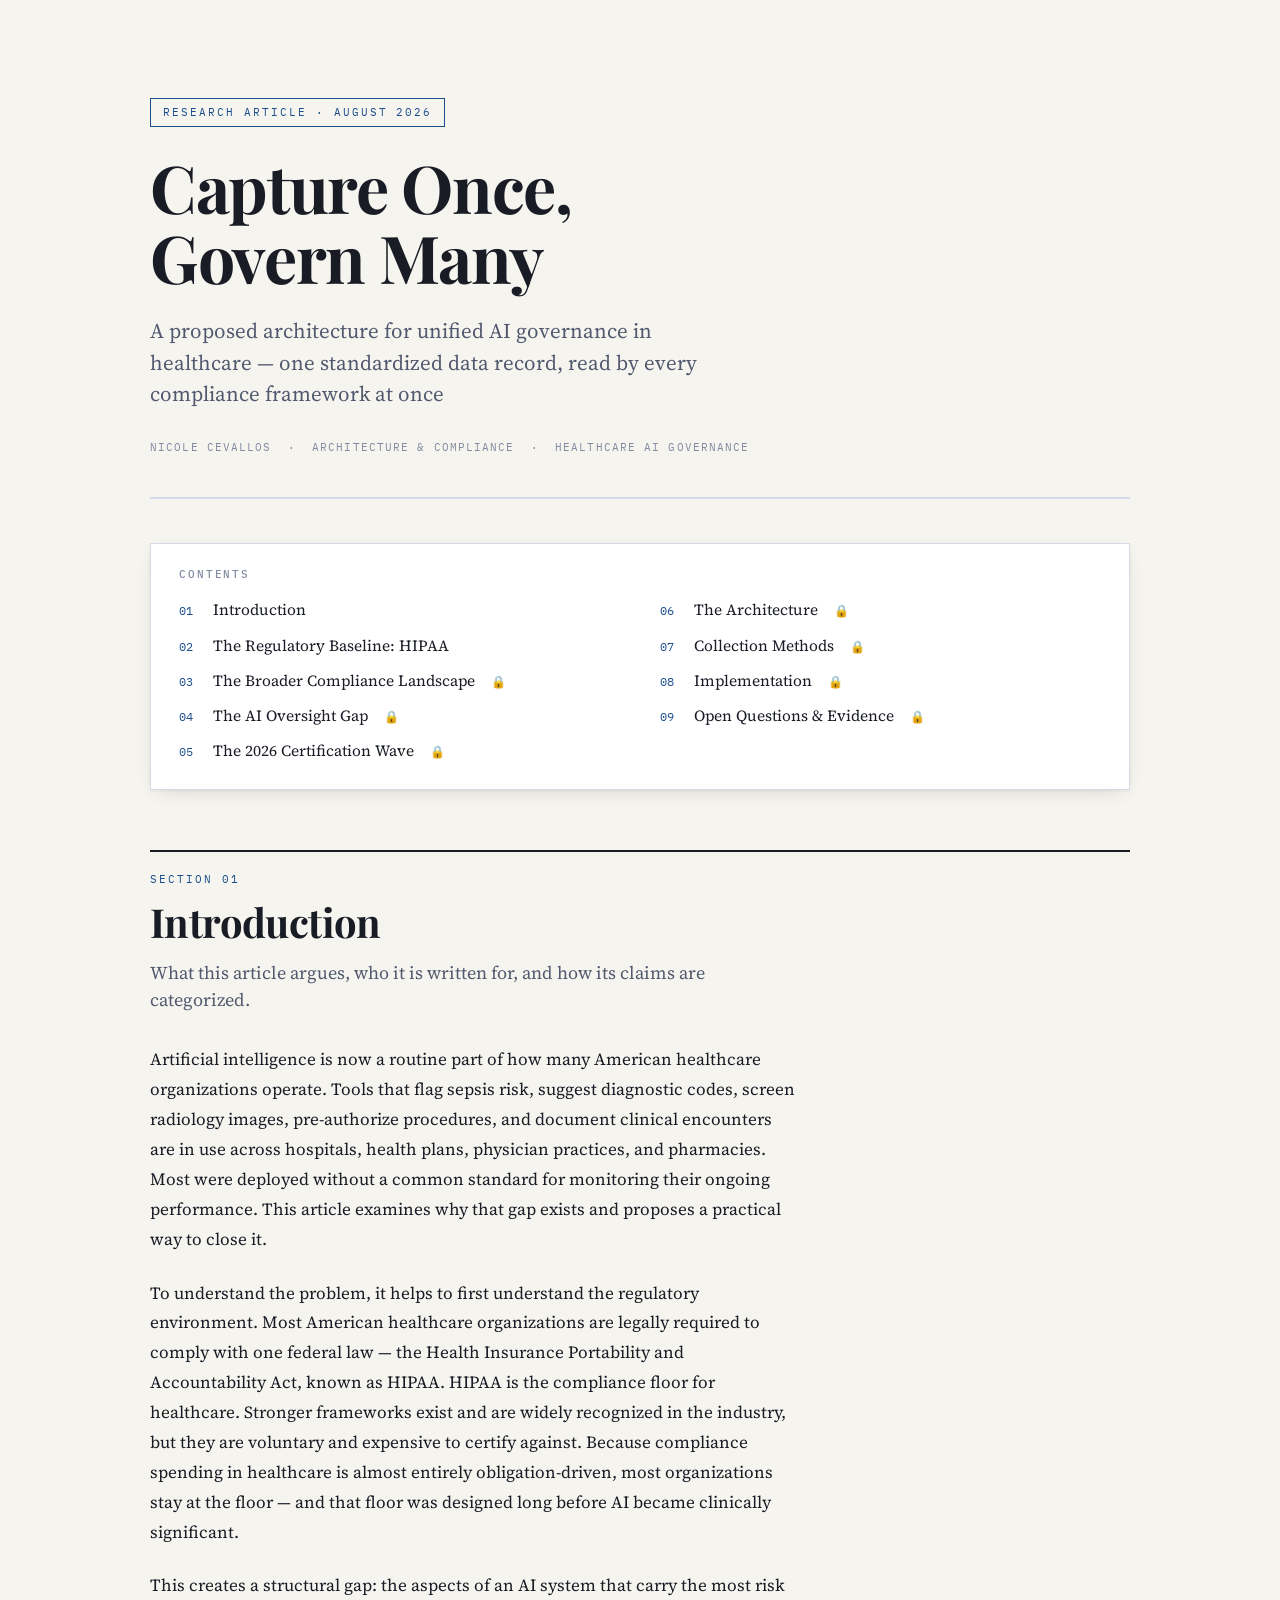
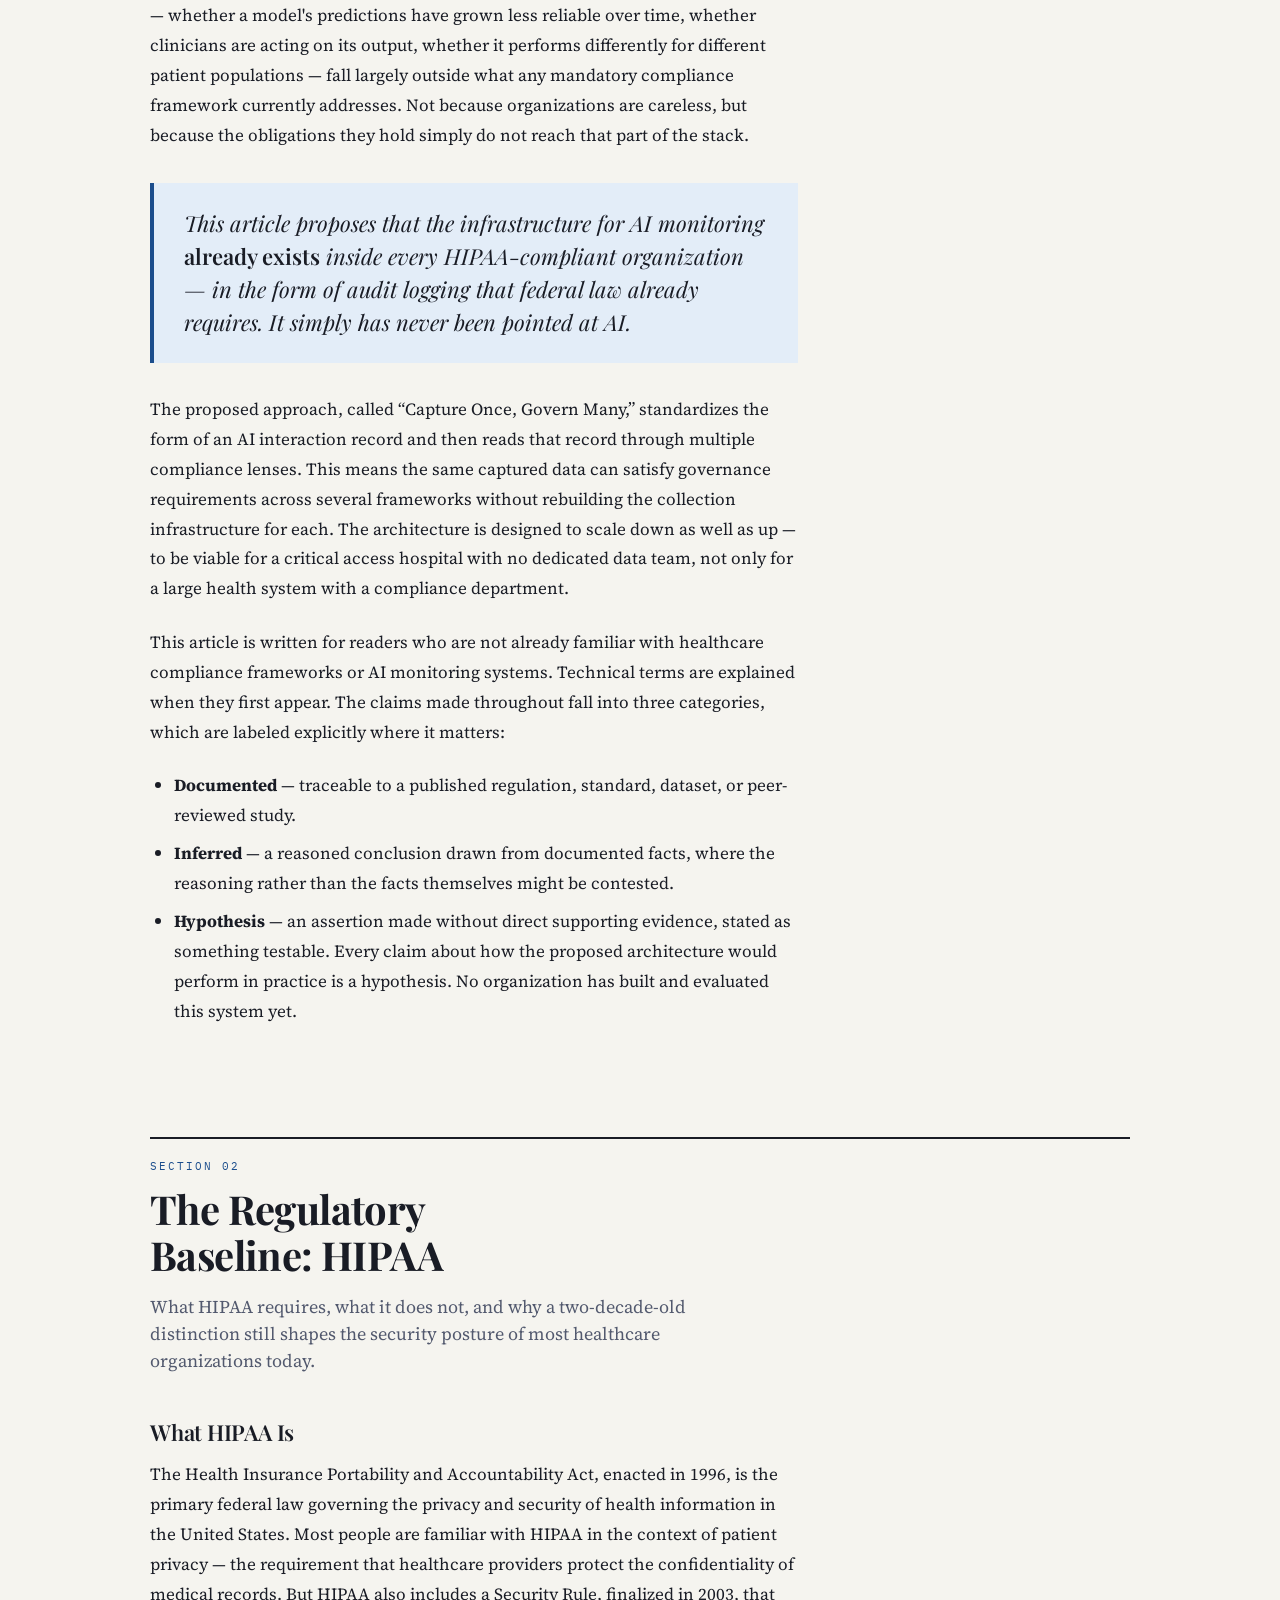
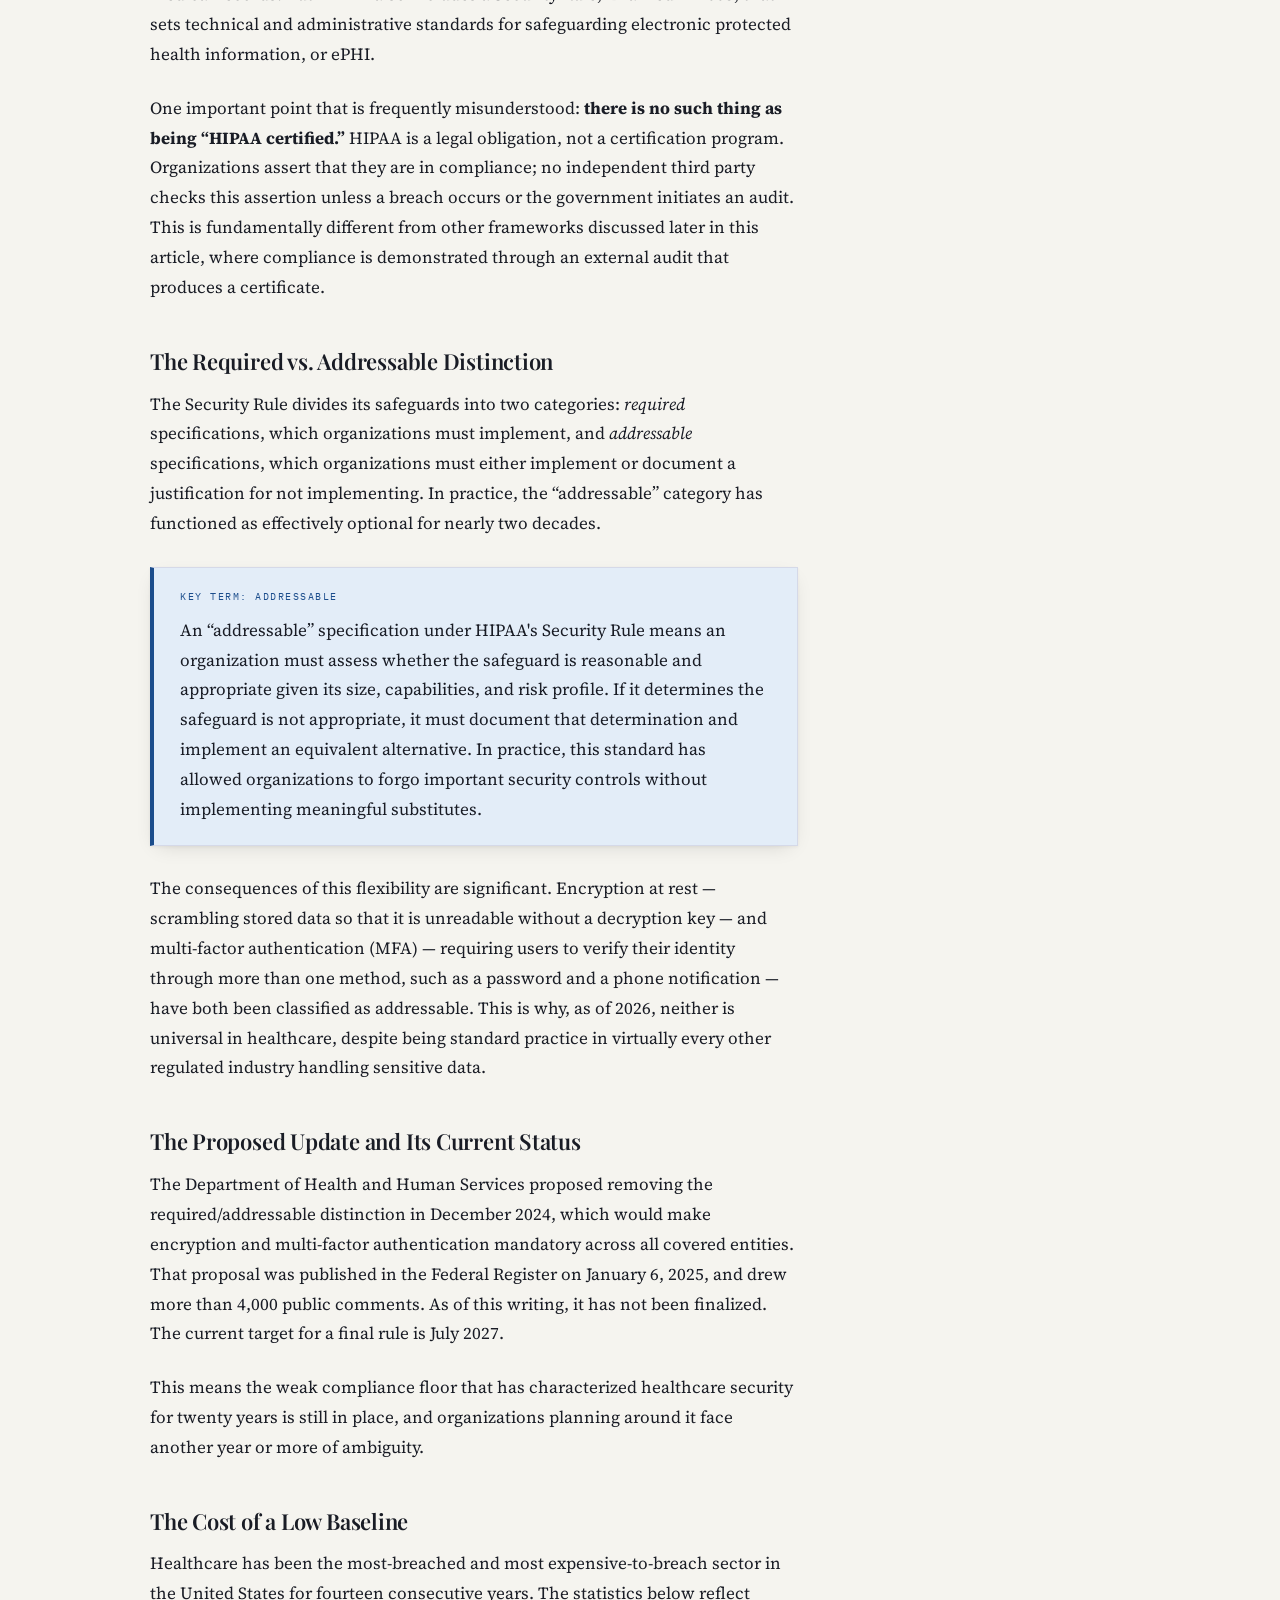
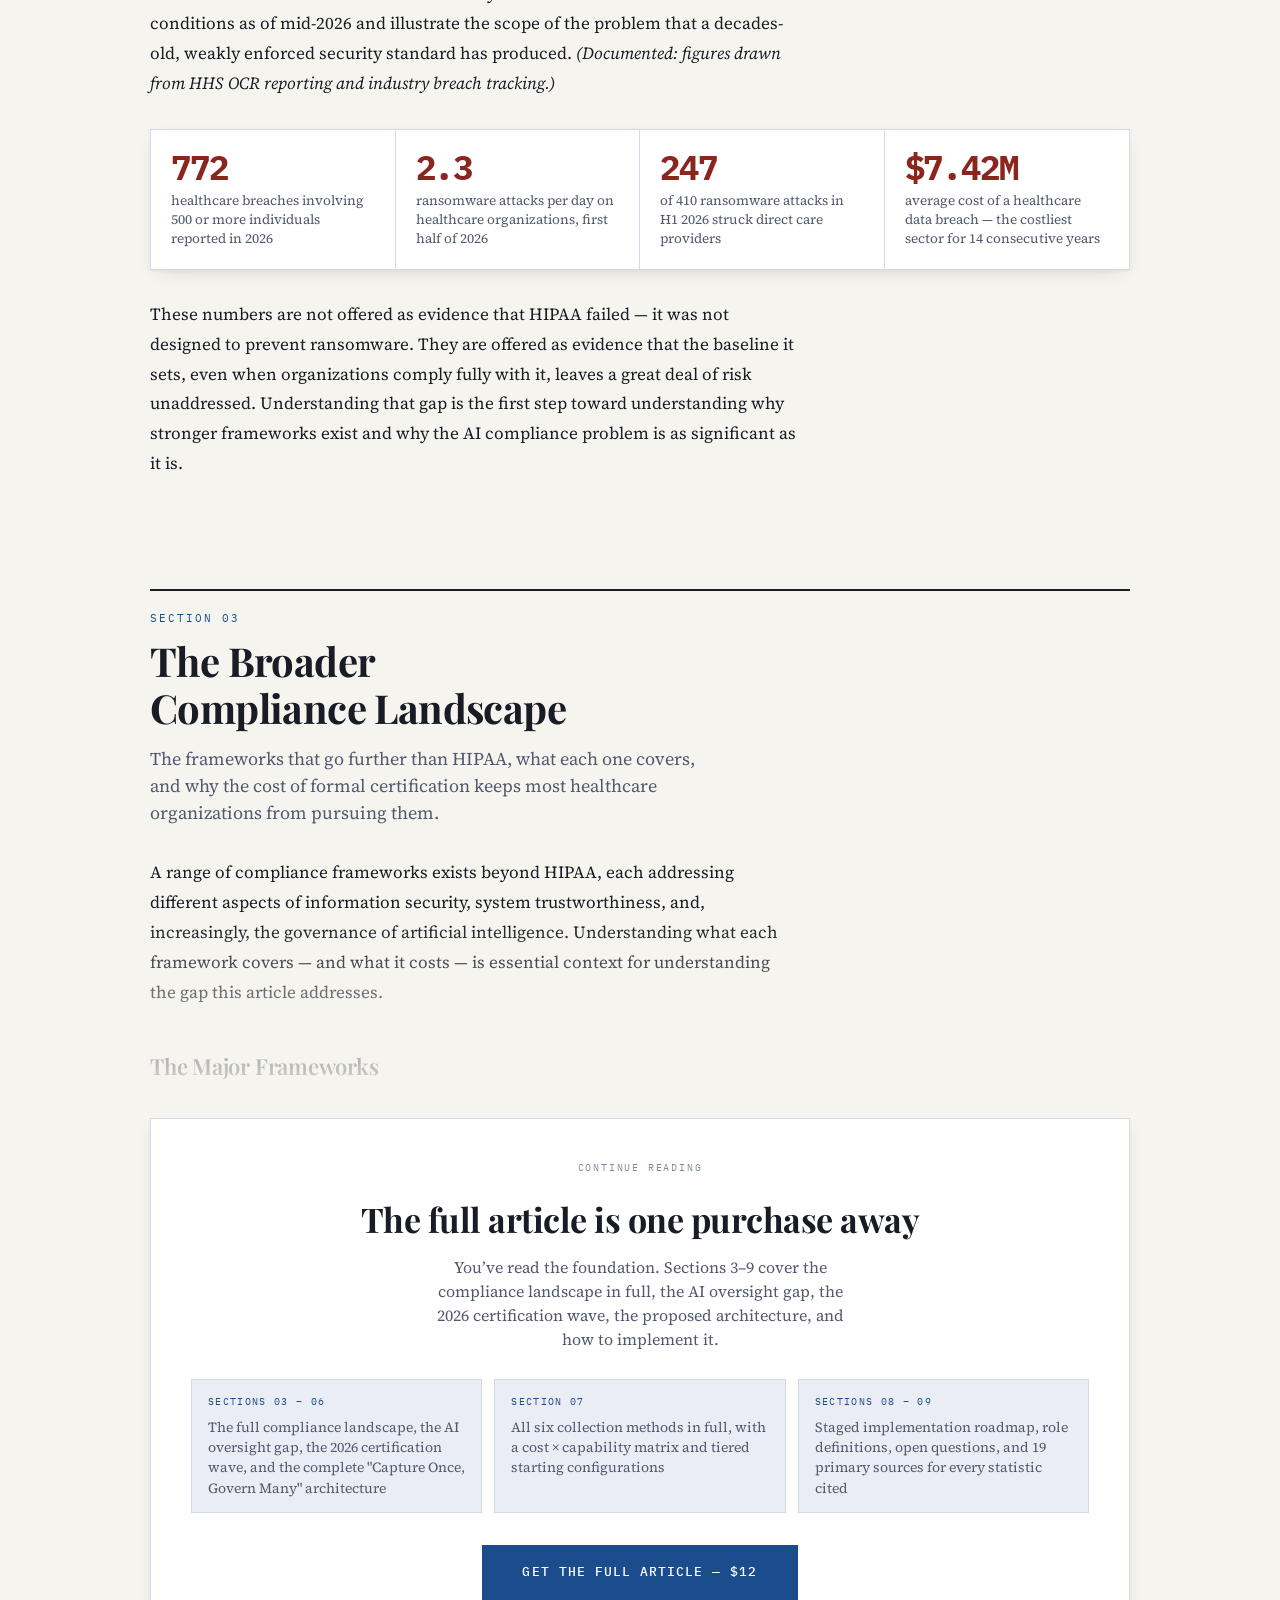
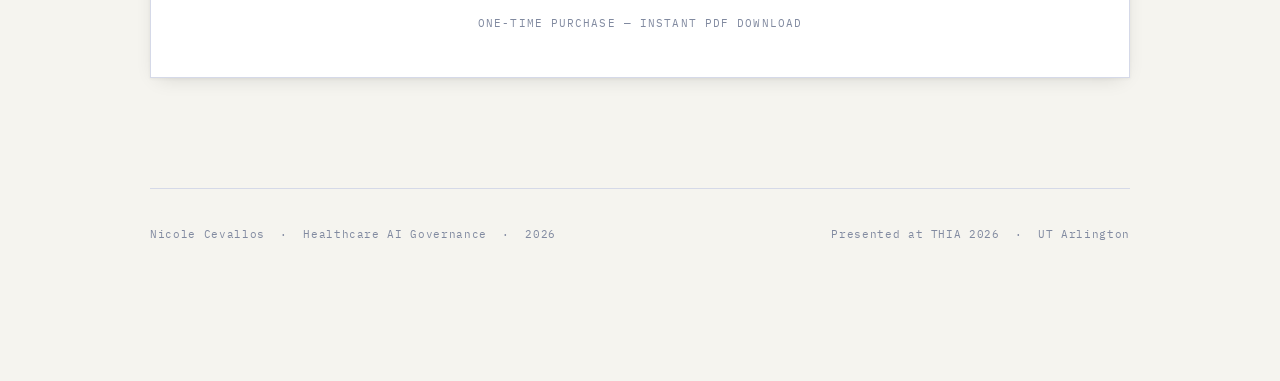
<file: index.html>
<!DOCTYPE html>
<html lang="en">
<head>
<meta charset="UTF-8">
<meta name="viewport" content="width=device-width, initial-scale=1.0, viewport-fit=cover">
<title>Capture Once, Govern Many — Nicole Cevallos</title>
<meta name="description" content="A proposed architecture for unified AI governance in healthcare — one standardized data record, read by every compliance framework at once.">
<meta name="author" content="Nicole Cevallos">
<meta property="og:title" content="Capture Once, Govern Many">
<meta property="og:description" content="A proposed architecture for unified AI governance in healthcare — one standardized data record, read by every compliance framework at once.">
<meta property="og:type" content="article">
<link rel="stylesheet" href="https://fonts.googleapis.com/css2?family=Playfair+Display:ital,wght@0,400;0,600;0,700;1,400&family=Source+Serif+4:ital,opsz,wght@0,8..60,300;0,8..60,400;0,8..60,600;0,8..60,700;1,8..60,400&family=IBM+Plex+Mono:wght@400;500&display=swap">
<style>
:root {
  --bg: #F5F4EF;
  --surface: #FFFFFF;
  --surface-2: #EBEDF5;
  --rule: #D5D9E8;
  --rule-2: #AEB6CC;
  --text: #191C25;
  --text-2: #52596E;
  --text-3: #818AA0;
  --accent: #1B4D8C;
  --accent-light: #E3EDF8;
  --signal: #7B4C17;
  --signal-bg: #FCF0E3;
  --ok: #24593B;
  --ok-bg: #E2F1EA;
  --stop: #8A261E;
  --stop-bg: #F7E5E3;
  --shadow: 0 1px 3px rgba(0,0,0,.05), 0 6px 20px -8px rgba(0,0,0,.16);
}
@media (prefers-color-scheme: dark) {
  :root:not([data-theme="light"]) {
    --bg: #10131A; --surface: #171B24; --surface-2: #1F2330;
    --rule: #2A3044; --rule-2: #404D66;
    --text: #E2E5F0; --text-2: #96A0BC; --text-3: #646E88;
    --accent: #6899DC; --accent-light: #172340;
    --signal: #D4924A; --signal-bg: #25180A;
    --ok: #66BA84; --ok-bg: #122111;
    --stop: #DC7870; --stop-bg: #27110E;
    --shadow: 0 1px 3px rgba(0,0,0,.4), 0 6px 20px -8px rgba(0,0,0,.6);
  }
}
:root[data-theme="dark"] {
  --bg: #10131A; --surface: #171B24; --surface-2: #1F2330;
  --rule: #2A3044; --rule-2: #404D66;
  --text: #E2E5F0; --text-2: #96A0BC; --text-3: #646E88;
  --accent: #6899DC; --accent-light: #172340;
  --signal: #D4924A; --signal-bg: #25180A;
  --ok: #66BA84; --ok-bg: #122111;
  --stop: #DC7870; --stop-bg: #27110E;
  --shadow: 0 1px 3px rgba(0,0,0,.4), 0 6px 20px -8px rgba(0,0,0,.6);
}
:root[data-theme="light"] {
  --bg: #F5F4EF; --surface: #FFFFFF; --surface-2: #EBEDF5;
  --rule: #D5D9E8; --rule-2: #AEB6CC;
  --text: #191C25; --text-2: #52596E; --text-3: #818AA0;
  --accent: #1B4D8C; --accent-light: #E3EDF8;
  --signal: #7B4C17; --signal-bg: #FCF0E3;
  --ok: #24593B; --ok-bg: #E2F1EA;
  --stop: #8A261E; --stop-bg: #F7E5E3;
  --shadow: 0 1px 3px rgba(0,0,0,.05), 0 6px 20px -8px rgba(0,0,0,.16);
}

*, *::before, *::after { box-sizing: border-box; }

body {
  margin: 0;
  background: var(--bg);
  color: var(--text);
  font-family: 'Source Serif 4', Georgia, 'Times New Roman', serif;
  font-size: 17px;
  line-height: 1.76;
  -webkit-font-smoothing: antialiased;
}

.wrap {
  max-width: 1100px;
  margin: 0 auto;
  padding-inline: clamp(18px, 5vw, 60px);
  padding-block: 0 100px;
}

.prose { max-width: 72ch; }

/* ── Header ── */
header.masthead {
  padding-block: clamp(48px, 8vw, 96px) 40px;
  border-bottom: 2px solid var(--rule);
  margin-bottom: 44px;
}
.eyebrow {
  font-family: 'IBM Plex Mono', monospace;
  font-size: 11px;
  letter-spacing: .18em;
  text-transform: uppercase;
  color: var(--accent);
  display: inline-block;
  border: 1px solid var(--accent);
  padding: 4px 12px;
  margin-bottom: 26px;
}
h1 {
  font-family: 'Playfair Display', Georgia, serif;
  font-size: clamp(36px, 6.5vw, 66px);
  line-height: 1.06;
  letter-spacing: -.02em;
  font-weight: 700;
  margin: 0 0 22px;
  max-width: 16ch;
  text-wrap: balance;
}
.deck {
  font-family: 'Source Serif 4', Georgia, serif;
  font-size: clamp(17px, 2.2vw, 21px);
  color: var(--text-2);
  max-width: 60ch;
  line-height: 1.5;
  margin: 0 0 28px;
}
.byline {
  font-family: 'IBM Plex Mono', monospace;
  font-size: 11px;
  letter-spacing: .1em;
  text-transform: uppercase;
  color: var(--text-3);
}

/* ── TOC ── */
nav.toc {
  background: var(--surface);
  border: 1px solid var(--rule);
  padding: 24px 28px;
  margin-bottom: 60px;
  box-shadow: var(--shadow);
}
nav.toc h2 {
  font-family: 'IBM Plex Mono', monospace;
  font-size: 10.5px;
  letter-spacing: .18em;
  text-transform: uppercase;
  color: var(--text-3);
  font-weight: 500;
  margin: 0 0 16px;
}
nav.toc ol { margin: 0; padding: 0; list-style: none; columns: 2; column-gap: 40px; }
nav.toc li { break-inside: avoid; margin-bottom: 8px; }
nav.toc a { color: var(--text); text-decoration: none; display: flex; gap: 12px; align-items: baseline; font-size: 15.5px; }
nav.toc a:hover { color: var(--accent); }
nav.toc .n { font-family: 'IBM Plex Mono', monospace; font-size: 11.5px; color: var(--accent); min-width: 22px; flex-shrink: 0; }
nav.toc .locked { color: var(--text-3); font-size: 12px; margin-left: 4px; }
@media (max-width: 580px) { nav.toc ol { columns: 1; } }

/* ── Sections ── */
section.part { margin-bottom: clamp(60px, 10vw, 110px); scroll-margin-top: 20px; }
.part-head { border-top: 2px solid var(--text); padding-top: 18px; margin-bottom: 32px; }
.part-label {
  font-family: 'IBM Plex Mono', monospace;
  font-size: 11px;
  letter-spacing: .18em;
  text-transform: uppercase;
  color: var(--accent);
  display: block;
  margin-bottom: 10px;
}
h2 {
  font-family: 'Playfair Display', Georgia, serif;
  font-size: clamp(26px, 4vw, 40px);
  line-height: 1.16;
  font-weight: 700;
  letter-spacing: -.015em;
  margin: 0 0 14px;
  text-wrap: balance;
  max-width: 22ch;
}
.part-intro { font-size: 18px; color: var(--text-2); max-width: 62ch; line-height: 1.5; margin: 0; }
h3 { font-family: 'Playfair Display', Georgia, serif; font-size: 22px; font-weight: 600; margin: 44px 0 14px; letter-spacing: -.01em; line-height: 1.3; }
h4 { font-family: 'Source Serif 4', Georgia, serif; font-size: 17px; font-weight: 700; margin: 28px 0 10px; }
p { margin: 0 0 1.4em; }
p:last-child { margin-bottom: 0; }
ul, ol { margin: 0 0 1.4em; padding-left: 24px; }
li { margin-bottom: 8px; }
a { color: var(--accent); text-underline-offset: 3px; }
a:focus-visible { outline: 2px solid var(--accent); outline-offset: 3px; }
strong { font-weight: 700; }
em { font-style: italic; }
code { font-family: 'IBM Plex Mono', monospace; font-size: .85em; background: var(--surface-2); padding: 2px 6px; border-radius: 2px; }

/* ── Pull quote ── */
.pullquote {
  border-left: 4px solid var(--accent);
  background: var(--accent-light);
  padding: 24px 30px;
  margin: 32px 0;
  font-family: 'Playfair Display', Georgia, serif;
  font-size: clamp(18px, 2.5vw, 22px);
  font-style: italic;
  line-height: 1.5;
  color: var(--text);
}
.pullquote p { margin: 0 0 .7em; }
.pullquote p:last-child { margin: 0; }
.pullquote em { font-style: normal; font-weight: 600; }

/* ── Callout boxes ── */
.box { border: 1px solid var(--rule); background: var(--surface); padding: 20px 26px; margin: 28px 0; box-shadow: var(--shadow); }
.box > :last-child { margin-bottom: 0; }
.box-label { font-family: 'IBM Plex Mono', monospace; font-size: 10px; letter-spacing: .15em; text-transform: uppercase; display: block; margin-bottom: 10px; color: var(--text-3); }
.box-def { border-left: 4px solid var(--accent); background: var(--accent-light); }
.box-def .box-label { color: var(--accent); }
.box-warn { border-left: 4px solid var(--signal); background: var(--signal-bg); }
.box-warn .box-label { color: var(--signal); }
.box-good { border-left: 4px solid var(--ok); background: var(--ok-bg); }
.box-good .box-label { color: var(--ok); }
.box-note { border-left: 4px solid var(--rule-2); }
.box-note .box-label { color: var(--text-3); }

/* ── Stats ── */
.stats { display: grid; grid-template-columns: repeat(auto-fit, minmax(150px, 1fr)); border: 1px solid var(--rule); background: var(--surface); margin: 30px 0; box-shadow: var(--shadow); }
.stats div { padding: 20px; border-right: 1px solid var(--rule); }
.stats div:last-child { border-right: 0; }
.stats b { font-family: 'IBM Plex Mono', monospace; font-variant-numeric: tabular-nums; display: block; font-size: clamp(26px, 3.5vw, 34px); line-height: 1; letter-spacing: -.03em; margin-bottom: 8px; color: var(--stop); }
.stats span { font-size: 13.5px; color: var(--text-2); line-height: 1.4; display: block; }
@media (max-width: 600px) { .stats div { border-right: 0; border-bottom: 1px solid var(--rule); } .stats div:last-child { border-bottom: 0; } }

/* ── Tables ── */
.scroller { overflow-x: auto; margin: 28px 0; }
table { border-collapse: collapse; width: 100%; min-width: 520px; font-family: 'Source Serif 4', Georgia, serif; font-size: 15px; }
th, td { padding: 12px 16px; text-align: left; vertical-align: top; border-bottom: 1px solid var(--rule); }
thead th { font-family: 'IBM Plex Mono', monospace; font-size: 10px; letter-spacing: .12em; text-transform: uppercase; color: var(--text-3); font-weight: 500; border-bottom: 1px solid var(--rule-2); line-height: 1.4; }
tbody th { font-weight: 700; font-size: 15px; }
tbody tr:last-child td, tbody tr:last-child th { border-bottom: 0; }
td.num { font-family: 'IBM Plex Mono', monospace; font-variant-numeric: tabular-nums; white-space: nowrap; }

/* ── Schema block ── */
.schema { background: var(--surface-2); border: 1px solid var(--rule); border-left: 3px solid var(--accent); padding: 20px 24px; font-family: 'IBM Plex Mono', monospace; font-size: 13px; line-height: 1.9; overflow-x: auto; white-space: pre; margin: 26px 0; }
.schema .k { color: var(--accent); }
.schema .c { color: var(--text-3); }

/* ── Tiers ── */
.tiers { display: grid; gap: 14px; margin: 28px 0; }
.tier { border: 1px solid var(--rule); background: var(--surface); padding: 20px 24px; box-shadow: var(--shadow); display: grid; grid-template-columns: 56px 1fr; gap: 20px; align-items: start; }
.tier-n { font-family: 'IBM Plex Mono', monospace; font-size: 28px; font-weight: 700; color: var(--accent); line-height: 1; letter-spacing: -.04em; padding-top: 4px; }
.tier h4 { margin: 0 0 8px; font-size: 17px; font-weight: 700; }
.tier p { margin: 0 0 8px; font-size: 15.5px; color: var(--text-2); }
.tier p:last-child { margin: 0; }
@media (max-width: 500px) { .tier { grid-template-columns: 1fr; gap: 8px; } }

/* ── Roles ── */
.roles { display: grid; grid-template-columns: repeat(auto-fit, minmax(240px, 1fr)); gap: 14px; margin: 28px 0; }
.role { border: 1px solid var(--rule); border-top: 3px solid var(--accent); background: var(--surface); padding: 18px 20px; box-shadow: var(--shadow); }
.role-tag { font-family: 'IBM Plex Mono', monospace; font-size: 10px; letter-spacing: .14em; text-transform: uppercase; color: var(--accent); display: block; margin-bottom: 6px; }
.role h4 { margin: 0 0 8px; font-size: 16px; font-weight: 700; }
.role p { font-size: 14.5px; color: var(--text-2); margin: 0; line-height: 1.5; }

/* ── Accordion ── */
details { border: 1px solid var(--rule); background: var(--surface); margin: 10px 0; }
summary { cursor: pointer; padding: 14px 22px; font-weight: 600; font-size: 16px; list-style: none; font-family: 'Source Serif 4', Georgia, serif; }
summary::-webkit-details-marker { display: none; }
summary::before { content: "+ "; color: var(--accent); font-family: 'IBM Plex Mono', monospace; }
details[open] summary::before { content: "&#8722; "; }
details[open] summary { border-bottom: 1px solid var(--rule); }
.dbody { padding: 18px 24px 6px; }
.dbody > :last-child { margin-bottom: 18px; }

hr.divider { border: 0; border-top: 1px solid var(--rule); margin: 36px 0; }

/* ── Paywall ── */
.paywall-fade {
  position: relative;
  max-height: 260px;
  overflow: hidden;
}
.paywall-fade::after {
  content: '';
  position: absolute;
  bottom: 0;
  left: 0;
  right: 0;
  height: 200px;
  background: linear-gradient(to bottom, transparent, var(--bg));
  pointer-events: none;
}
.paywall-gate {
  border: 1px solid var(--rule);
  background: var(--surface);
  box-shadow: var(--shadow);
  padding: 40px 40px 44px;
  margin: 0 0 80px;
  text-align: center;
}
.paywall-gate .gate-label {
  font-family: 'IBM Plex Mono', monospace;
  font-size: 10px;
  letter-spacing: .18em;
  text-transform: uppercase;
  color: var(--text-3);
  display: block;
  margin-bottom: 20px;
}
.paywall-gate h3 {
  font-family: 'Playfair Display', Georgia, serif;
  font-size: clamp(24px, 3.5vw, 34px);
  font-weight: 700;
  margin: 0 0 14px;
  letter-spacing: -.015em;
  text-wrap: balance;
}
.paywall-gate .gate-sub {
  font-size: 16px;
  color: var(--text-2);
  max-width: 52ch;
  margin: 0 auto 28px;
  line-height: 1.5;
}
.what-you-get {
  display: grid;
  grid-template-columns: repeat(auto-fit, minmax(180px, 1fr));
  gap: 12px;
  margin: 0 0 32px;
  text-align: left;
}
.wyg-item {
  background: var(--surface-2);
  border: 1px solid var(--rule);
  padding: 14px 16px;
}
.wyg-item .wyg-label {
  font-family: 'IBM Plex Mono', monospace;
  font-size: 9.5px;
  letter-spacing: .14em;
  text-transform: uppercase;
  color: var(--accent);
  display: block;
  margin-bottom: 6px;
}
.wyg-item p { font-size: 14px; color: var(--text-2); margin: 0; line-height: 1.45; }
.btn-gumroad {
  display: inline-block;
  background: var(--accent);
  color: #fff;
  font-family: 'IBM Plex Mono', monospace;
  font-size: 13px;
  letter-spacing: .08em;
  text-transform: uppercase;
  text-decoration: none;
  padding: 16px 40px;
  font-weight: 500;
  transition: opacity .15s;
}
.btn-gumroad:hover { opacity: .85; color: #fff; }
.gate-price {
  font-family: 'IBM Plex Mono', monospace;
  font-size: 11px;
  letter-spacing: .1em;
  text-transform: uppercase;
  color: var(--text-3);
  display: block;
  margin-top: 14px;
}

/* ── Footer ── */
footer.site-foot {
  border-top: 1px solid var(--rule);
  padding: 36px 0;
  font-family: 'IBM Plex Mono', monospace;
  font-size: 11px;
  letter-spacing: .06em;
  color: var(--text-3);
  display: flex;
  gap: 24px;
  flex-wrap: wrap;
  align-items: center;
  justify-content: space-between;
}
footer.site-foot a { color: var(--text-3); text-decoration: none; }
footer.site-foot a:hover { color: var(--accent); }
</style>
</head>
<body>

<div class="wrap">

<!-- ═══════════════════════════════════ MASTHEAD ═══ -->
<header class="masthead">
  <span class="eyebrow">Research Article &middot; August 2026</span>
  <h1>Capture Once, Govern Many</h1>
  <p class="deck">A proposed architecture for unified AI governance in healthcare &mdash; one standardized data record, read by every compliance framework at once</p>
  <div class="byline">Nicole Cevallos &nbsp;&middot;&nbsp; Architecture &amp; Compliance &nbsp;&middot;&nbsp; Healthcare AI Governance</div>
</header>

<!-- ═══════════════════════════════════════ TOC ════ -->
<nav class="toc">
  <h2>Contents</h2>
  <ol>
    <li><a href="#p1"><span class="n">01</span> Introduction</a></li>
    <li><a href="#p2"><span class="n">02</span> The Regulatory Baseline: HIPAA</a></li>
    <li><a href="#paywall"><span class="n">03</span> The Broader Compliance Landscape <span class="locked">&#x1F512;</span></a></li>
    <li><a href="#paywall"><span class="n">04</span> The AI Oversight Gap <span class="locked">&#x1F512;</span></a></li>
    <li><a href="#paywall"><span class="n">05</span> The 2026 Certification Wave <span class="locked">&#x1F512;</span></a></li>
    <li><a href="#paywall"><span class="n">06</span> The Architecture <span class="locked">&#x1F512;</span></a></li>
    <li><a href="#paywall"><span class="n">07</span> Collection Methods <span class="locked">&#x1F512;</span></a></li>
    <li><a href="#paywall"><span class="n">08</span> Implementation <span class="locked">&#x1F512;</span></a></li>
    <li><a href="#paywall"><span class="n">09</span> Open Questions &amp; Evidence <span class="locked">&#x1F512;</span></a></li>
  </ol>
</nav>

<!-- ═════════════════════════ 01 INTRODUCTION ════ -->
<section class="part" id="p1">
  <div class="part-head">
    <span class="part-label">Section 01</span>
    <h2>Introduction</h2>
    <p class="part-intro">What this article argues, who it is written for, and how its claims are categorized.</p>
  </div>

  <div class="prose">
    <p>Artificial intelligence is now a routine part of how many American healthcare organizations operate. Tools that flag sepsis risk, suggest diagnostic codes, screen radiology images, pre-authorize procedures, and document clinical encounters are in use across hospitals, health plans, physician practices, and pharmacies. Most were deployed without a common standard for monitoring their ongoing performance. This article examines why that gap exists and proposes a practical way to close it.</p>

    <p>To understand the problem, it helps to first understand the regulatory environment. Most American healthcare organizations are legally required to comply with one federal law &mdash; the Health Insurance Portability and Accountability Act, known as HIPAA. HIPAA is the compliance floor for healthcare. Stronger frameworks exist and are widely recognized in the industry, but they are voluntary and expensive to certify against. Because compliance spending in healthcare is almost entirely obligation-driven, most organizations stay at the floor &mdash; and that floor was designed long before AI became clinically significant.</p>

    <p>This creates a structural gap: the aspects of an AI system that carry the most risk &mdash; whether a model's predictions have grown less reliable over time, whether clinicians are acting on its output, whether it performs differently for different patient populations &mdash; fall largely outside what any mandatory compliance framework currently addresses. Not because organizations are careless, but because the obligations they hold simply do not reach that part of the stack.</p>

    <div class="pullquote">
      <p>This article proposes that the infrastructure for AI monitoring <em>already exists</em> inside every HIPAA-compliant organization &mdash; in the form of audit logging that federal law already requires. It simply has never been pointed at AI.</p>
    </div>

    <p>The proposed approach, called &ldquo;Capture Once, Govern Many,&rdquo; standardizes the form of an AI interaction record and then reads that record through multiple compliance lenses. This means the same captured data can satisfy governance requirements across several frameworks without rebuilding the collection infrastructure for each. The architecture is designed to scale down as well as up &mdash; to be viable for a critical access hospital with no dedicated data team, not only for a large health system with a compliance department.</p>

    <p>This article is written for readers who are not already familiar with healthcare compliance frameworks or AI monitoring systems. Technical terms are explained when they first appear. The claims made throughout fall into three categories, which are labeled explicitly where it matters:</p>

    <ul>
      <li><strong>Documented</strong> &mdash; traceable to a published regulation, standard, dataset, or peer-reviewed study.</li>
      <li><strong>Inferred</strong> &mdash; a reasoned conclusion drawn from documented facts, where the reasoning rather than the facts themselves might be contested.</li>
      <li><strong>Hypothesis</strong> &mdash; an assertion made without direct supporting evidence, stated as something testable. Every claim about how the proposed architecture would perform in practice is a hypothesis. No organization has built and evaluated this system yet.</li>
    </ul>
  </div>
</section>

<!-- ═════════════════════════ 02 HIPAA ══════════ -->
<section class="part" id="p2">
  <div class="part-head">
    <span class="part-label">Section 02</span>
    <h2>The Regulatory Baseline: HIPAA</h2>
    <p class="part-intro">What HIPAA requires, what it does not, and why a two-decade-old distinction still shapes the security posture of most healthcare organizations today.</p>
  </div>

  <div class="prose">
    <h3>What HIPAA Is</h3>
    <p>The Health Insurance Portability and Accountability Act, enacted in 1996, is the primary federal law governing the privacy and security of health information in the United States. Most people are familiar with HIPAA in the context of patient privacy &mdash; the requirement that healthcare providers protect the confidentiality of medical records. But HIPAA also includes a Security Rule, finalized in 2003, that sets technical and administrative standards for safeguarding electronic protected health information, or ePHI.</p>

    <p>One important point that is frequently misunderstood: <strong>there is no such thing as being &ldquo;HIPAA certified.&rdquo;</strong> HIPAA is a legal obligation, not a certification program. Organizations assert that they are in compliance; no independent third party checks this assertion unless a breach occurs or the government initiates an audit. This is fundamentally different from other frameworks discussed later in this article, where compliance is demonstrated through an external audit that produces a certificate.</p>

    <h3>The Required vs. Addressable Distinction</h3>
    <p>The Security Rule divides its safeguards into two categories: <em>required</em> specifications, which organizations must implement, and <em>addressable</em> specifications, which organizations must either implement or document a justification for not implementing. In practice, the &ldquo;addressable&rdquo; category has functioned as effectively optional for nearly two decades.</p>

    <div class="box box-def">
      <span class="box-label">Key Term: Addressable</span>
      <p>An &ldquo;addressable&rdquo; specification under HIPAA's Security Rule means an organization must assess whether the safeguard is reasonable and appropriate given its size, capabilities, and risk profile. If it determines the safeguard is not appropriate, it must document that determination and implement an equivalent alternative. In practice, this standard has allowed organizations to forgo important security controls without implementing meaningful substitutes.</p>
    </div>

    <p>The consequences of this flexibility are significant. Encryption at rest &mdash; scrambling stored data so that it is unreadable without a decryption key &mdash; and multi-factor authentication (MFA) &mdash; requiring users to verify their identity through more than one method, such as a password and a phone notification &mdash; have both been classified as addressable. This is why, as of 2026, neither is universal in healthcare, despite being standard practice in virtually every other regulated industry handling sensitive data.</p>

    <h3>The Proposed Update and Its Current Status</h3>
    <p>The Department of Health and Human Services proposed removing the required/addressable distinction in December 2024, which would make encryption and multi-factor authentication mandatory across all covered entities. That proposal was published in the Federal Register on January 6, 2025, and drew more than 4,000 public comments. As of this writing, it has not been finalized. The current target for a final rule is July 2027.</p>

    <p>This means the weak compliance floor that has characterized healthcare security for twenty years is still in place, and organizations planning around it face another year or more of ambiguity.</p>

    <h3>The Cost of a Low Baseline</h3>
    <p>Healthcare has been the most-breached and most expensive-to-breach sector in the United States for fourteen consecutive years. The statistics below reflect conditions as of mid-2026 and illustrate the scope of the problem that a decades-old, weakly enforced security standard has produced. <em>(Documented: figures drawn from HHS OCR reporting and industry breach tracking.)</em></p>
  </div>

  <div class="stats">
    <div><b>772</b><span>healthcare breaches involving 500 or more individuals reported in 2026</span></div>
    <div><b>2.3</b><span>ransomware attacks per day on healthcare organizations, first half of 2026</span></div>
    <div><b>247</b><span>of 410 ransomware attacks in H1 2026 struck direct care providers</span></div>
    <div><b>$7.42M</b><span>average cost of a healthcare data breach &mdash; the costliest sector for 14 consecutive years</span></div>
  </div>

  <div class="prose">
    <p>These numbers are not offered as evidence that HIPAA failed &mdash; it was not designed to prevent ransomware. They are offered as evidence that the baseline it sets, even when organizations comply fully with it, leaves a great deal of risk unaddressed. Understanding that gap is the first step toward understanding why stronger frameworks exist and why the AI compliance problem is as significant as it is.</p>
  </div>
</section>

<!-- ═══════════════════════════════════ PAYWALL ════ -->
<section class="part" id="paywall">
  <div class="part-head">
    <span class="part-label">Section 03</span>
    <h2>The Broader Compliance Landscape</h2>
    <p class="part-intro">The frameworks that go further than HIPAA, what each one covers, and why the cost of formal certification keeps most healthcare organizations from pursuing them.</p>
  </div>

  <div class="paywall-fade">
    <div class="prose">
    <p>A range of compliance frameworks exists beyond HIPAA, each addressing different aspects of information security, system trustworthiness, and, increasingly, the governance of artificial intelligence. Understanding what each framework covers &mdash; and what it costs &mdash; is essential context for understanding the gap this article addresses.</p>

    <h3>The Major Frameworks</h3>

    <h4>SOC 2 &mdash; Service Organization Control 2</h4>
    <p>SOC 2 is an auditing framework developed by the American Institute of Certified Public Accountants (AICPA). It evaluates the controls a service organization has in place around five &ldquo;trust service criteria&rdquo;: security, availability, processing integrity, confidentiality, and privacy. SOC 2 reports are issued by independent auditors and are widely requested by enterprise customers as a condition of doing business with a software or cloud services vendor.</p>
    <p>In healthcare, digital health companies and AI vendors frequently pursue SOC 2 certification because their hospital and health system customers require it contractually. Direct care providers &mdash; hospitals, physician practices, home health agencies &mdash; are far less likely to certify against SOC 2.</p>

    <h4>HITRUST &mdash; Health Information Trust Alliance</h4>
    <p>HITRUST, sometimes called the HITRUST CSF (Common Security Framework), is a healthcare-specific security certification that harmonizes requirements from several other frameworks, including HIPAA, SOC 2, ISO 27001, and NIST guidelines. Because it was designed specifically for healthcare, it accounts for the regulatory complexity of the sector and is recognized by regulators and large payers.</p>
    <p>HITRUST certification is considered the gold standard of healthcare security compliance. It requires an independent assessment by a HITRUST-authorized evaluator and is significantly more expensive and time-consuming than most other certifications. A small healthcare organization might spend $35,000 to $100,000 on a single HITRUST certification cycle; a large multi-state system has exceeded $500,000. These costs recur on certification renewal cycles of one to two years.</p>

    <h4>FedRAMP &mdash; Federal Risk and Authorization Management Program</h4>
    <p>FedRAMP is a U.S. government program that certifies cloud service providers for use by federal agencies. It is based on NIST Special Publication 800-53, a comprehensive catalog of security and privacy controls. While FedRAMP is primarily relevant to vendors selling cloud services to the government, its underlying control catalog &mdash; NIST 800-53 &mdash; is widely used as a reference standard in healthcare, particularly by organizations that have government contracts or that want to demonstrate security rigor beyond what HIPAA requires.</p>
    <p>Full FedRAMP authorization is among the most expensive certifications in the compliance landscape, with costs ranging from hundreds of thousands of dollars to over one million.</p>

    <h4>ISO 42001 &mdash; AI Management System</h4>
    <p>The International Organization for Standardization published ISO 42001 in 2023 as the first international standard for artificial intelligence management systems. It provides a framework for organizations to identify, assess, and mitigate risks associated with AI, covering the full lifecycle from design to decommissioning. As of mid-2026, ISO 42001 is newer and less established in healthcare than the frameworks above, though adoption is growing, particularly among AI developers.</p>

    <h4>NIST AI RMF &mdash; AI Risk Management Framework</h4>
    <p>The National Institute of Standards and Technology released its AI Risk Management Framework in January 2023. Unlike ISO 42001, the NIST AI RMF is not a certification program &mdash; it is a voluntary guidance document organized around four functions: Govern, Map, Measure, and Manage. Healthcare organizations and AI developers use it as a structured approach to thinking about AI risk, but it does not produce a certificate.</p>

    <h4>Joint Commission RUAIH (Launched June 2026)</h4>
    <p>The Joint Commission launched the Responsible Use of AI in Healthcare (RUAIH) certification in June 2026. This is a voluntary, fee-based certification available to any U.S. healthcare organization, whether or not it already holds Joint Commission accreditation. RUAIH is organized around five areas, including monitoring, evaluating, and validating AI safety performance.</p>

    <h4>URAC Health Care AI Accreditation (2025&ndash;2026)</h4>
    <p>URAC introduced a Health Care AI accreditation program in 2025&ndash;2026, with separate pathways for AI developers and AI users. The program covers areas including model drift management, ongoing oversight, and testing protocols. The first organizations received URAC AI accreditation in 2026.</p>

    <h3>Why Most Organizations Do Not Certify</h3>
    <p>The following table summarizes these frameworks and their approximate certification costs.</p>
  </div>

  <div class="scroller">
    <table>
      <thead>
        <tr><th>Framework</th><th>What it certifies or governs</th><th>Typical certification cost</th></tr>
      </thead>
      <tbody>
        <tr><th>HIPAA</th><td>Data privacy and security for covered healthcare entities &mdash; a legal obligation, not a certification. No certificate exists; compliance is self-asserted.</td><td class="num">$0 (no certificate)</td></tr>
        <tr><th>SOC 2</th><td>Service organization security, availability, and integrity controls</td><td class="num">Tens of thousands of dollars</td></tr>
        <tr><th>HITRUST CSF</th><td>Healthcare-harmonized security certification; the sector's most recognized standard</td><td class="num">$35K&ndash;$500K+ depending on scope</td></tr>
        <tr><th>FedRAMP (NIST 800-53)</th><td>Cloud services sold to the U.S. federal government</td><td class="num">Hundreds of thousands to $1M+</td></tr>
        <tr><th>ISO 42001</th><td>Artificial intelligence management systems</td><td class="num">Varies; newer and less established</td></tr>
        <tr><th>NIST AI RMF</th><td>AI risk governance guidance &mdash; voluntary framework, not a certification</td><td class="num">$0 (guidance document only)</td></tr>
        <tr><th>Joint Commission RUAIH</th><td>Responsible use of AI in healthcare (launched June 2026)</td><td class="num">Fee-based; amounts not yet published</td></tr>
        <tr><th>URAC Health Care AI</th><td>AI accreditation, developer and user pathways (2025&ndash;2026)</td><td class="num">Fee-based accreditation</td></tr>
      </tbody>
    </table>
  </div>

  <div class="prose">
    <p>The pattern is immediately visible: everything beyond HIPAA is voluntary and costs significant money. Healthcare compliance spending is almost entirely mandate-driven &mdash; organizations implement what they are legally required to implement and rarely go beyond it.</p>

    <div class="box box-def">
      <span class="box-label">Key Insight: Controls vs. Certification</span>
      <p>A compliance framework consists of two separable components. The first is a <strong>control catalog</strong> &mdash; a published list specifying what an organization must do. Most of these catalogs are freely available: NIST 800-53 is a public document, the FedRAMP baselines built on it are public, and the NIST AI RMF is freely downloadable. The second is an <strong>attestation</strong> &mdash; a third-party audit confirming that the controls are actually in place. This is where the expense lies.</p>
      <p>An organization can implement HITRUST-level controls without paying for a HITRUST certificate. It forfeits the badge, but retains whatever protective effect those controls provide. This distinction is central to the architecture proposed in Section 06.</p>
    </div>
  </div>
  </div>

  <div class="paywall-gate" id="paywall-gate">
    <span class="gate-label">Continue Reading</span>
    <h3>The full article is one purchase away</h3>
    <p class="gate-sub">You&rsquo;ve read the foundation. Sections 3&ndash;9 cover the compliance landscape in full, the AI oversight gap, the 2026 certification wave, the proposed architecture, and how to implement it.</p>

    <div class="what-you-get">
      <div class="wyg-item">
        <span class="wyg-label">Sections 03 &ndash; 06</span>
        <p>The full compliance landscape, the AI oversight gap, the 2026 certification wave, and the complete "Capture Once, Govern Many" architecture</p>
      </div>
      <div class="wyg-item">
        <span class="wyg-label">Section 07</span>
        <p>All six collection methods in full, with a cost &times; capability matrix and tiered starting configurations</p>
      </div>
      <div class="wyg-item">
        <span class="wyg-label">Sections 08 &ndash; 09</span>
        <p>Staged implementation roadmap, role definitions, open questions, and 19 primary sources for every statistic cited</p>
      </div>
    </div>

    <a class="btn-gumroad" href="https://sportycat4.gumroad.com/l/capture-once" target="_blank" rel="noopener">
      Get the Full Article &mdash; $12
    </a>
    <span class="gate-price">One-time purchase &mdash; instant PDF download</span>
  </div>
</section>

<section class="part" id="p4-placeholder" style="display:none">
  <div class="part-head">
    <span class="part-label">Section 04</span>
    <h2>The AI Oversight Gap</h2>
    <p class="part-intro">What happens when an AI system is deployed inside a healthcare organization, and what each compliance framework does &mdash; and does not &mdash; address about that deployment.</p>
  </div>

  <div class="prose">
    <h3>How an AI System Actually Works in a Healthcare Setting</h3>
    <p>To understand the compliance gap, it helps to think through what deploying an AI system actually involves. Consider a hospital that adopts a commercial tool that uses artificial intelligence to flag patients at elevated risk for sepsis &mdash; a life-threatening response to infection. When a clinician orders labs on an at-risk patient, the AI tool analyzes the results, generates a risk score, and surfaces an alert in the electronic health record (EHR).</p>

    <p>This single scenario involves several distinct layers of technology and process:</p>

    <ul>
      <li><strong>Infrastructure:</strong> The servers, cloud environment, or data center where the AI model runs.</li>
      <li><strong>Data:</strong> The patient information the model accesses &mdash; lab values, vital signs, prior diagnoses. This is the layer most familiar from HIPAA discussions.</li>
      <li><strong>Vendor:</strong> The company that built and maintains the AI tool and their security controls.</li>
      <li><strong>The model itself:</strong> The AI's ongoing accuracy. A model trained on data from large academic medical centers may perform differently in a rural community hospital. A model that was accurate when deployed may become less accurate over time as patient populations shift &mdash; a phenomenon called <em>model drift</em>.</li>
      <li><strong>Workflow and human response:</strong> What clinicians actually do with the AI's output. A model that is technically accurate but consistently overridden has a very different risk profile than one that is heeded.</li>
    </ul>

    <h3>What Each Framework Actually Governs</h3>
    <p>When mapped against these layers, a striking pattern emerges: each compliance framework addresses a different slice of a deployed AI system, and the slices do not add up to the whole. <em>(Inferred: this mapping is the article's own analysis.)</em></p>
  </div>

  <div class="scroller">
    <table>
      <thead>
        <tr><th>Framework</th><th>What it primarily governs</th><th>Layer addressed</th><th>What it does not address</th></tr>
      </thead>
      <tbody>
        <tr><th>HIPAA</th><td>Who can access patient data, how it must be secured, and how its transmission must be protected</td><td>Data</td><td>Model accuracy, model drift, clinical workflow, vendor AI supply chain</td></tr>
        <tr><th>FedRAMP / NIST 800-53</th><td>Security baselines for cloud environments, continuous monitoring</td><td>Infrastructure</td><td>Whether the model itself is clinically correct or performing as expected</td></tr>
        <tr><th>SOC 2</th><td>The vendor organization's own controls around security, availability, and data handling</td><td>Vendor</td><td>The organization's own deployment of the vendor's tool</td></tr>
        <tr><th>ISO 42001 / NIST AI RMF</th><td>AI risk management processes, human oversight requirements</td><td>Model and management</td><td>Security of the surrounding environment; integration with existing compliance obligations</td></tr>
        <tr><th>HITRUST</th><td>A cross-cutting healthcare security standard that harmonizes several of the above</td><td>Cross-cutting</td><td>AI-specific behavior, model performance, or human response to AI output</td></tr>
      </tbody>
    </table>
  </div>

  <div class="prose">
    <p>An organization holding all of these frameworks would cover essentially the full stack. But an organization holding only HIPAA &mdash; which describes the vast majority of direct care providers &mdash; covers one slice: data. And the data layer is not where most AI risk lives.</p>

    <div class="box box-warn">
      <span class="box-label">The Gap, Stated Plainly</span>
      <p>Organizations required to comply only with HIPAA have no compliance-driven obligation to monitor whether their AI models are still accurate, whether performance has drifted since deployment, whether the AI vendor has changed the underlying model, or how their clinicians are actually responding to AI-generated recommendations.</p>
      <p>This is not a statement about those organizations' intentions or diligence. It is a structural observation: when compliance spending follows legal obligation, and legal obligations stop at the data layer, AI governance receives no dedicated resources.</p>
    </div>
  </div>
</section>

<!-- HIDDEN: 05, 06 removed from free preview -->
<section class="part" id="p5" style="display:none">
  <div class="part-head">
    <span class="part-label">Section 05</span>
    <h2>The 2026 Certification Wave</h2>
    <p class="part-intro">Three new programs entered the healthcare AI governance space in a five-week period in mid-2026. What changed, and what a striking gap in all of them reveals about the remaining problem.</p>
  </div>

  <div class="prose">
    <p>Between May and June 2026, the healthcare AI governance landscape changed materially. Three distinct developments &mdash; one from an industry coalition, one from the sector's most established accreditation body, and one from a clinical quality organization &mdash; introduced new frameworks specifically for AI oversight in healthcare. A peer-reviewed maturity model also appeared in the academic literature. Together, these represent the market's first organized response to the gap described in Section 04.</p>

    <h3>CHAI Governance Playbooks (May 27, 2026)</h3>
    <p>The Coalition for Health AI published a comprehensive set of governance playbooks in May 2026, developed with contributions from more than 150 organizations across 100 institutions. The CHAI playbooks cover eight governance elements: AI policy; organizational structures; organizational resources; lifecycle management; risk and impact assessment; data management; third-party management; and education and feedback.</p>
    <p>Crucially, the CHAI playbooks are <strong>free and publicly available</strong>. They represent a control catalog without a certification pathway &mdash; precisely the separation between controls and attestation described in Section 03.</p>

    <h3>Joint Commission RUAIH Certification (June 1, 2026)</h3>
    <p>The Joint Commission &mdash; which accredits approximately 22,000 healthcare organizations in the United States &mdash; launched its Responsible Use of AI in Healthcare certification on June 1, 2026. RUAIH is a voluntary, fee-based certification organized around five areas, including one explicitly focused on &ldquo;monitoring, evaluating, and validating safety performance&rdquo; of AI systems.</p>

    <h3>URAC Health Care AI Accreditation (2025&ndash;2026)</h3>
    <p>URAC introduced separate accreditation pathways for AI developers and AI users in 2025&ndash;2026. The user pathway covers ongoing oversight practices including model drift management, testing protocols, and maintenance of AI systems in production.</p>

    <h3>HAIRA: A Peer-Reviewed Maturity Model (February 2026)</h3>
    <p>In February 2026, a team of researchers published the Healthcare AI Governance Readiness Assessment (HAIRA) in <em>npj Digital Medicine</em>. HAIRA is a five-level governance maturity model spanning seven domains, derived from a systematic review of 35 existing AI governance frameworks.</p>

    <div class="box box-good">
      <span class="box-label">What This Wave Confirms</span>
      <p>The market performed in five weeks what this article's architecture proposes as an ongoing structure: it separated the free control catalog (CHAI's playbooks) from the paid attestation (Joint Commission and URAC certifications built on substantially similar ground).</p>
    </div>

    <div class="box box-warn">
      <span class="box-label">The Gap That Remains</span>
      <p>All three programs specify <em>that</em> organizations must monitor their AI systems. None specifies <em>how</em> the data being monitored is collected. They are requirement layers without an instrumentation layer.</p>
      <p>The question has shifted from &ldquo;no framework exists for AI monitoring&rdquo; to &ldquo;four frameworks now specify what to monitor, and none specifies how to capture the underlying data &mdash; and the organizations all four aim to serve are precisely the ones least equipped to build their own capture infrastructure.&rdquo;</p>
    </div>
  </div>
</section>

<!-- ═════════════════════════ 06 ARCHITECTURE ═══ -->
<section class="part" id="p6" style="display:none">
  <div class="part-head">
    <span class="part-label">Section 06</span>
    <h2>The Architecture</h2>
    <p class="part-intro">The core proposal: a standardized event record that every AI interaction writes to once, and a set of compliance lenses that read it differently for each framework.</p>
  </div>

  <div class="prose">
    <h3>The Central Idea</h3>
    <p>The architecture described here rests on an observation about what compliance frameworks and monitoring systems share: they all want to answer questions about the same set of events. HIPAA wants to know who accessed what patient data and when. The NIST AI RMF wants to know whether the model is still performing accurately and whether humans are appropriately overseeing it. The Joint Commission's RUAIH certification wants evidence that an organization is monitoring AI safety performance.</p>

    <p>Each of these questions can be answered from a single, well-designed record of what happened during an AI interaction. The proposal is to write that record once and then read it through whichever compliance lenses an organization needs to satisfy. The first lens carries the full cost of capture. Every additional lens is nearly free, because the underlying data already exists.</p>

    <div class="pullquote">
      <p>Pay for capture once. <em>Every lens after the first costs almost nothing</em> &mdash; the data already exists.</p>
    </div>

    <h3>Why Governance Should Be Architecture, Not Policy</h3>
    <p>There are two fundamental approaches to enforcing any rule. Policy enforcement writes the rule down, trains people on it, and audits for compliance later. Architectural enforcement makes non-compliant behavior structurally difficult &mdash; the rule is built into the system itself. Healthcare AI governance today is almost entirely the first kind, which is why producing audit evidence is a project someone has to initiate rather than a byproduct of the system running normally.</p>

    <p>The security field has already made this transition in other domains. Password-sharing policies were replaced by single sign-on and multi-factor authentication. Nobody &ldquo;complies&rdquo; with a badge reader &mdash; they simply cannot open the door without one. The architecture proposed here applies the same logic to AI monitoring: capture is passive, it happens automatically as the system runs, and the compliance evidence it produces is a byproduct rather than an added task.</p>

    <h3>The Event Record: What Gets Written Down</h3>
    <p>Every AI interaction writes one standardized record. The record is designed to be small &mdash; it stores references and identifiers, not the actual content of the AI interaction &mdash; which keeps it out of scope for most data privacy concerns and makes it far easier to approve within a compliance-conscious organization.</p>
  </div>

  <div class="schema"><span class="c"># One record per AI interaction</span>
<span class="k">event_id</span>         A unique identifier for this specific event
<span class="k">timestamp</span>        When the interaction occurred
<span class="k">actor_id</span>         Who initiated it &mdash; a clinician, coder, or automated service
<span class="k">actor_role</span>       Their role: clinician / coder / reviewer / automated
<span class="k">subject_ref</span>      A reference to the patient, claim, or member &mdash; not the data itself
<span class="k">encounter_ref</span>    The clinical episode this interaction belongs to
<span class="k">deployment_id</span>    Which AI deployment produced this &mdash; model + population + workflow + version
<span class="k">purpose</span>          Why this AI call was made
<span class="k">input_ref</span>        A pointer and hash to the input data &mdash; again, not the data itself
<span class="k">output_summary</span>   The AI's output: a score, a classification, a recommended action
<span class="k">confidence</span>       The model's stated confidence level, if it provides one
<span class="k">latency_ms</span>       How long the model took to respond
<span class="k">egress_target</span>    Where data was sent; whether a BAA covers that endpoint
<span class="k">human_action</span>     What the clinician did: accepted / modified / rejected / ignored
<span class="k">action_latency</span>   Time elapsed between the AI's output and the human's response
<span class="k">artifact_ref</span>     A reference to any note, order, denial, or report produced
<span class="k">downstream_ref</span>   A link to the outcome &mdash; filled in later when it becomes known</div>

  <div class="prose">
    <div class="box box-note">
      <span class="box-label">Three Design Rules That Are Not Optional</span>
      <p><strong>Store references, never the underlying data.</strong> The record holds pointers and cryptographic hashes &mdash; not the patient data itself. This keeps the monitoring layer outside the scope of most privacy regulations.</p>
      <p><strong>Use <code>deployment_id</code>, not <code>model_id</code>.</strong> The same AI model running in two different settings is two different governed objects. Treating them as a single entity because they share the same underlying model is the most common and consequential error in AI governance design.</p>
      <p><strong>Capture <code>human_action</code>.</strong> This is the field that almost no current monitoring system records, and it carries some of the most important governance information. A model that clinicians accept 6% of the time and ignore 94% of the time is not performing a clinical function &mdash; it is generating alert fatigue.</p>
    </div>

    <h3>The Compliance Lenses</h3>
    <p>A <em>lens</em> is a predefined analysis run over the event record, derived from one framework's control catalog. The method for deriving a lens is straightforward: for each control a framework specifies, ask what observable fact in the event record would demonstrate that control is operating.</p>
  </div>

  <div class="scroller">
    <table>
      <thead>
        <tr><th>Lens</th><th>Derived from</th><th>Questions it can answer</th></tr>
      </thead>
      <tbody>
        <tr><th>Access</th><td>HIPAA Security Rule audit controls</td><td>Who accessed which patient record, was access minimum-necessary, are there anomalous access patterns?</td></tr>
        <tr><th>Boundary</th><td>HIPAA transmission security; BAA obligations</td><td>Did data reach an endpoint not covered by a BAA? Is there evidence of unsanctioned tool use?</td></tr>
        <tr><th>Environment</th><td>NIST 800-53 / FedRAMP continuous monitoring controls</td><td>Have configuration or version changes occurred that weren't authorized?</td></tr>
        <tr><th>Integrity</th><td>SOC 2 processing integrity criteria</td><td>Are AI outputs complete and timely? What are the failure and retry rates?</td></tr>
        <tr><th>Model</th><td>NIST AI RMF Measure function; ISO 42001</td><td>Is local accuracy holding? Is there evidence of drift across patient subgroups?</td></tr>
        <tr><th>Human</th><td>No existing framework &mdash; newly proposed</td><td>What is the override rate? How long does it take clinicians to act on AI output?</td></tr>
        <tr><th>Equity</th><td>Civil rights obligations; NIST AI RMF fairness guidance</td><td>Do AI-influenced outcomes differ systematically across patient populations?</td></tr>
      </tbody>
    </table>
  </div>

  <div class="prose">
    <p>The Human lens deserves special attention because it covers a documented harm category that the other lenses structurally cannot see: a model that is technically accurate, but whose presence in a workflow progressively degrades the clinical judgment of the people using it. Research on <em>automation bias</em> is well-established across multiple domains. In healthcare specifically, a 2025 study on endoscopist performance following AI adoption found measurable skill decline among physicians who worked regularly with AI assistance.</p>
  </div>
</section>

<!-- ══════════════════════════════════ FOOTER ═════ -->
<footer class="site-foot">
  <span>Nicole Cevallos &nbsp;&middot;&nbsp; Healthcare AI Governance &nbsp;&middot;&nbsp; 2026</span>
  <span>Presented at THIA 2026 &nbsp;&middot;&nbsp; UT Arlington</span>
</footer>

</div>

</body>
</html>
</file>
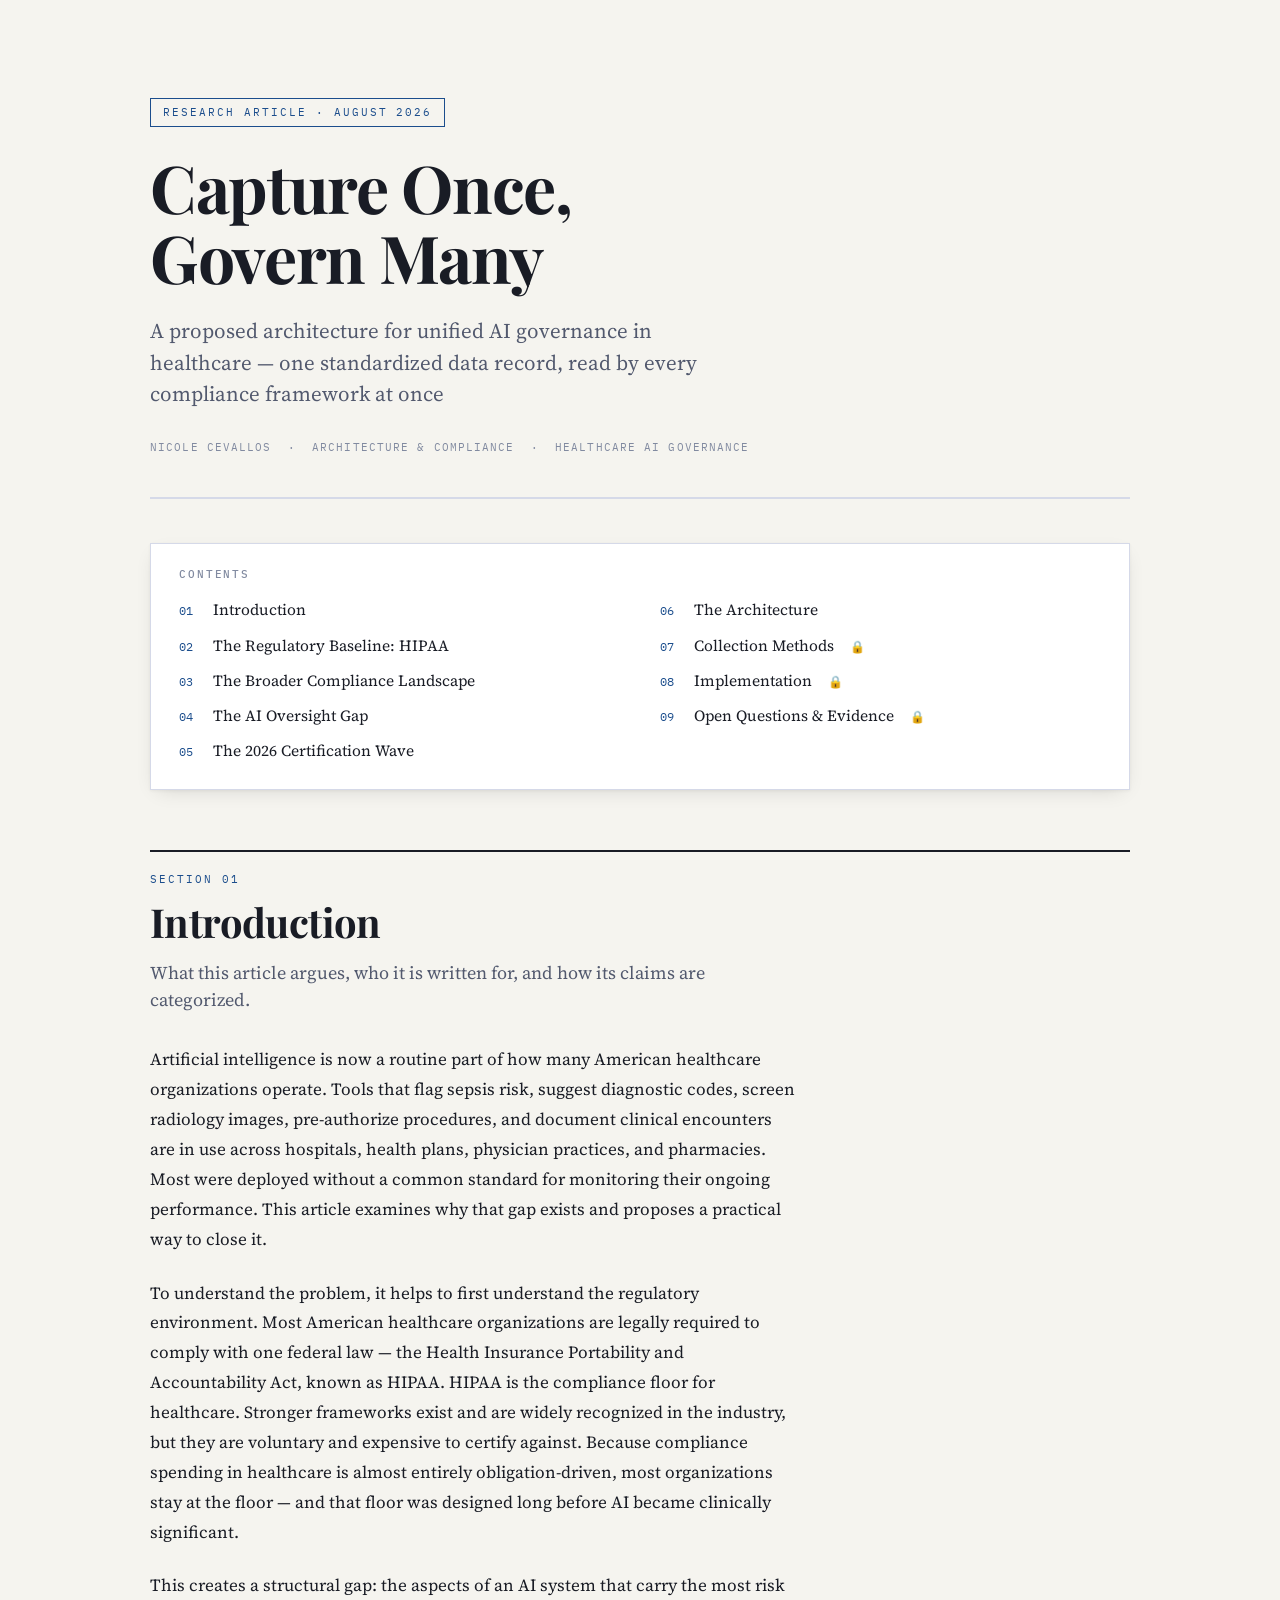
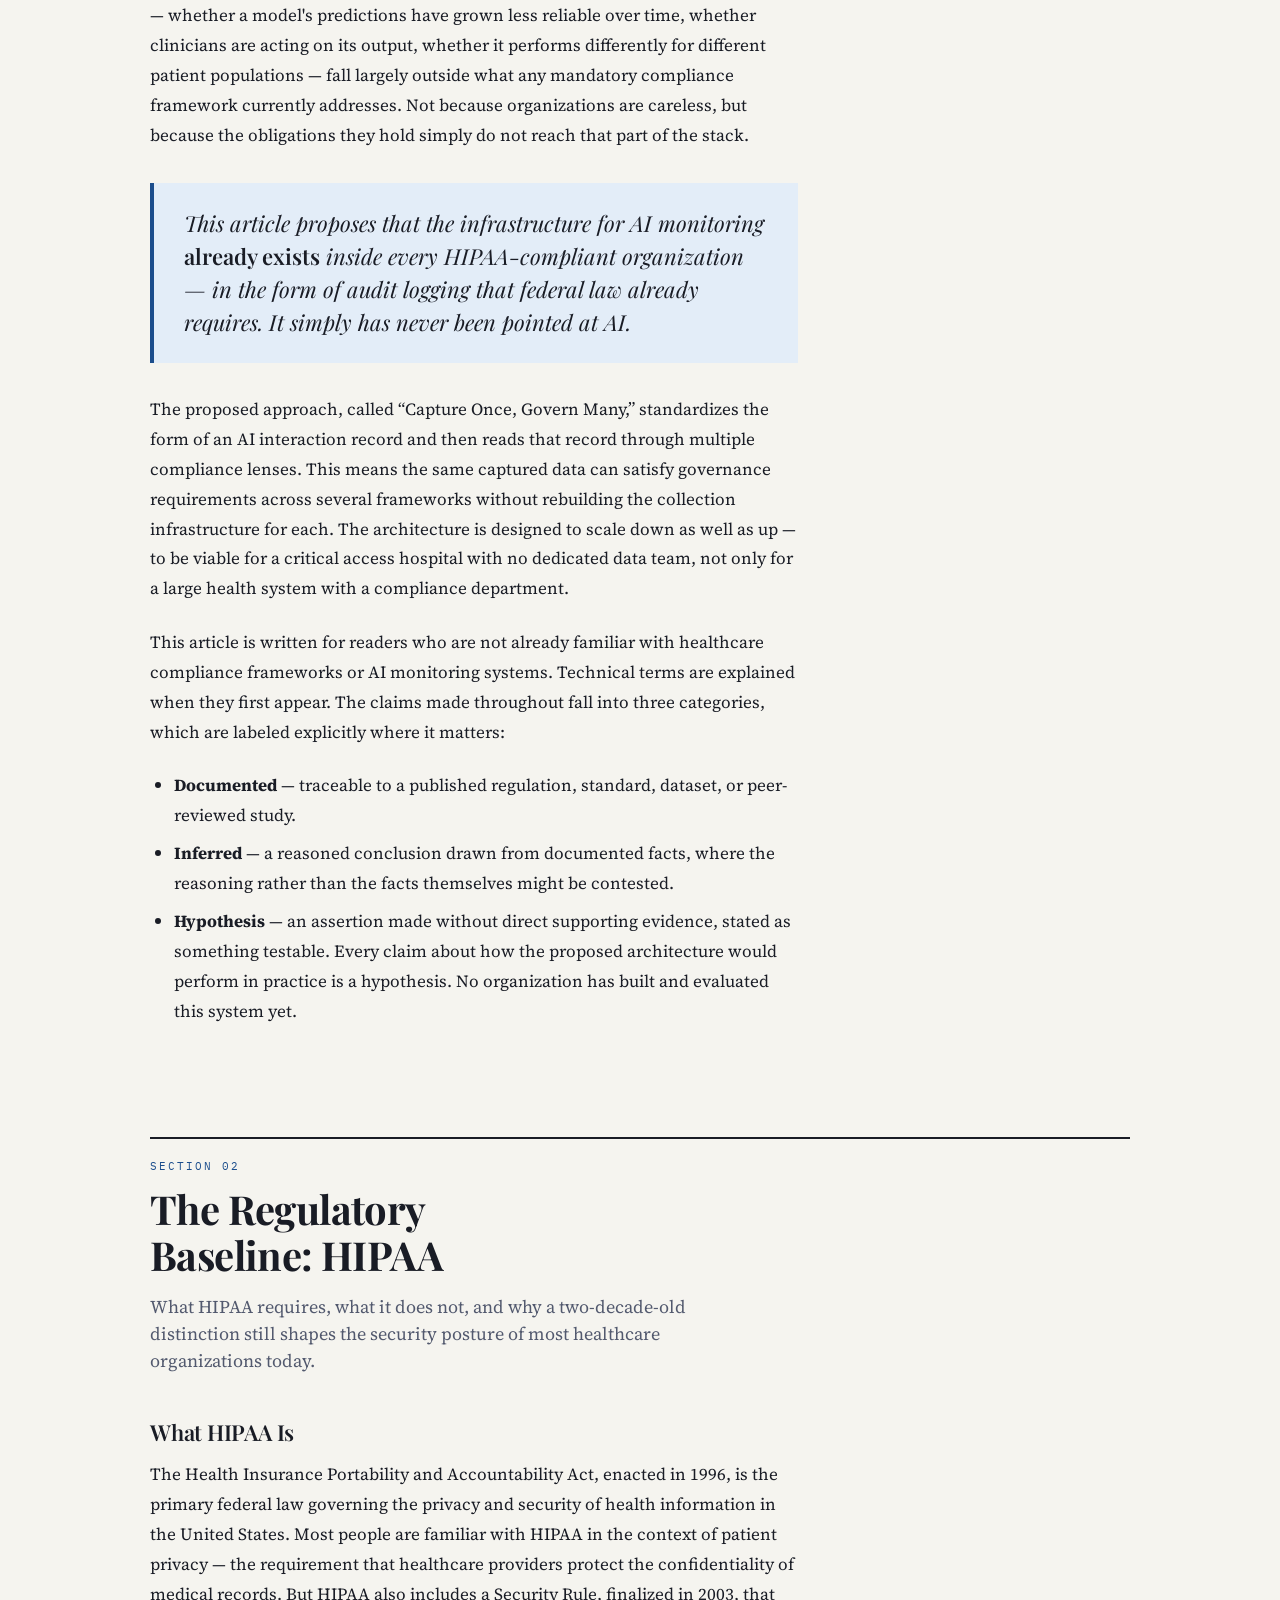
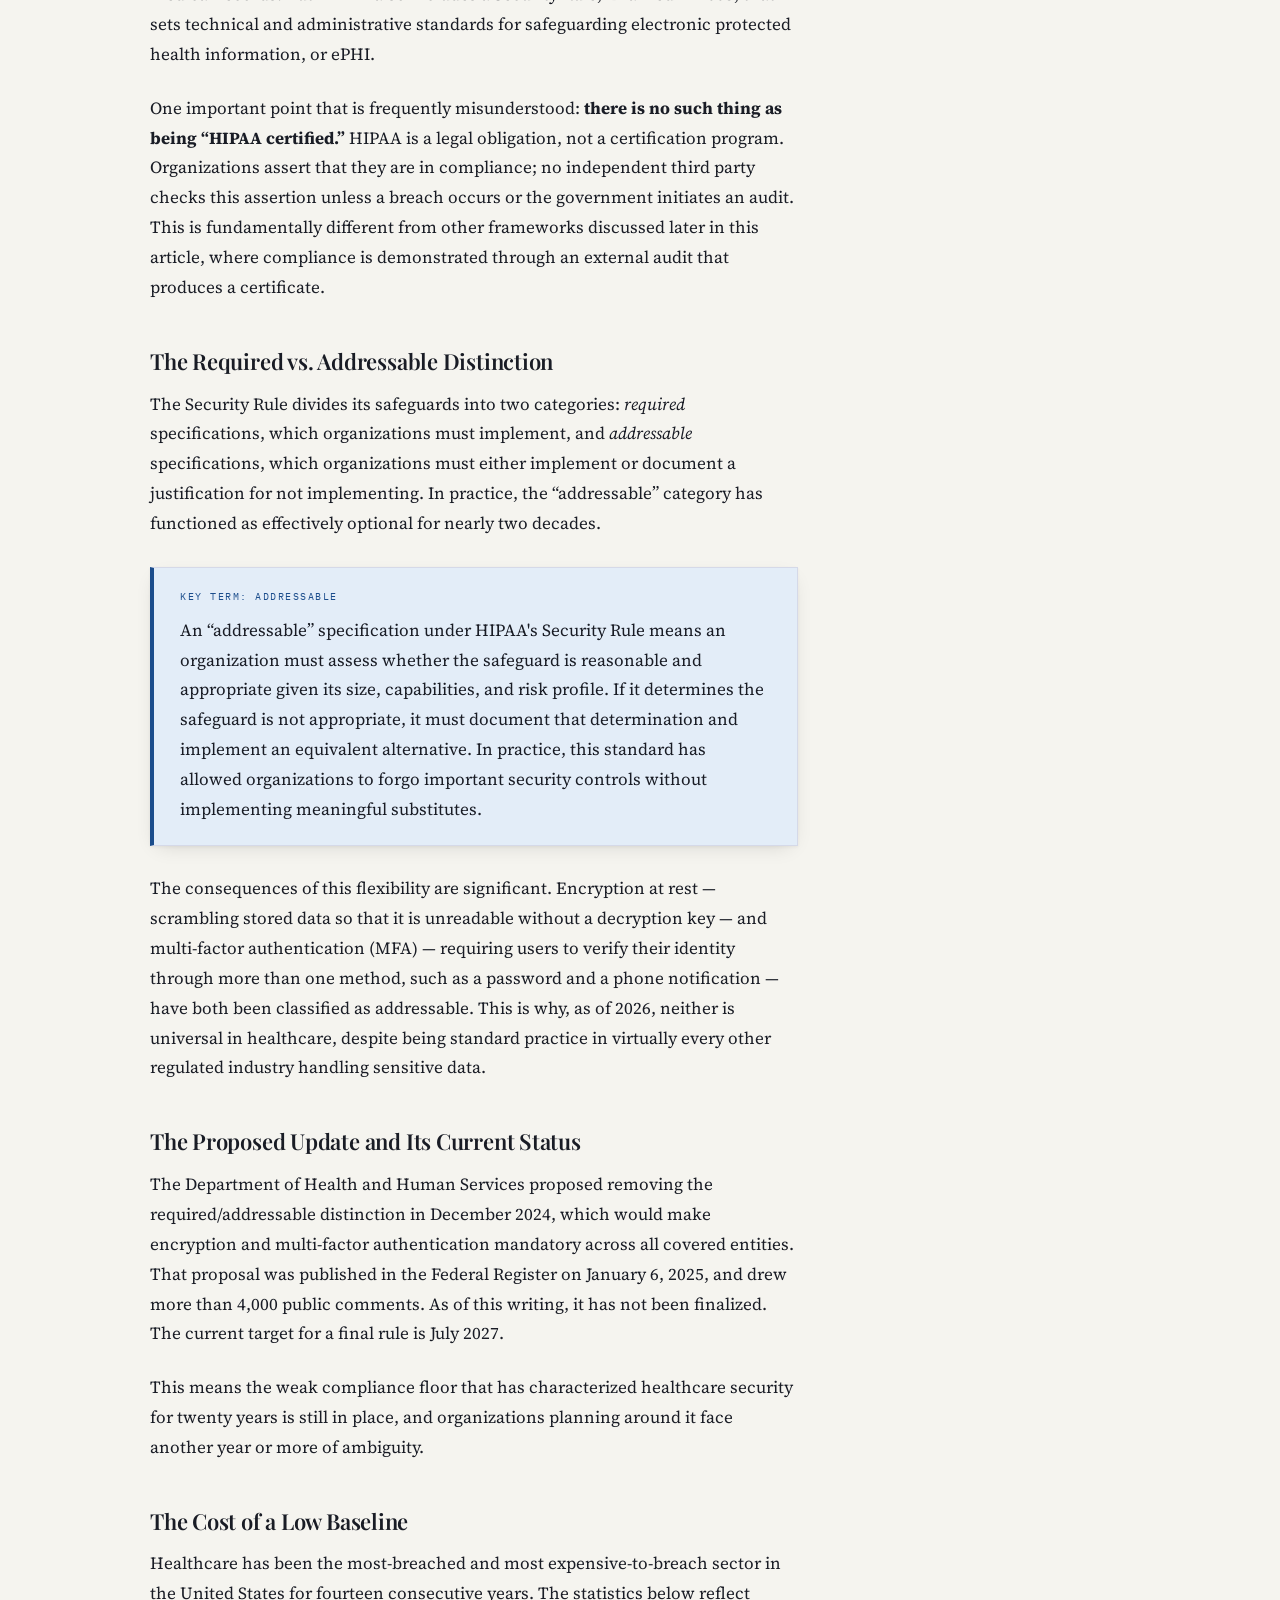
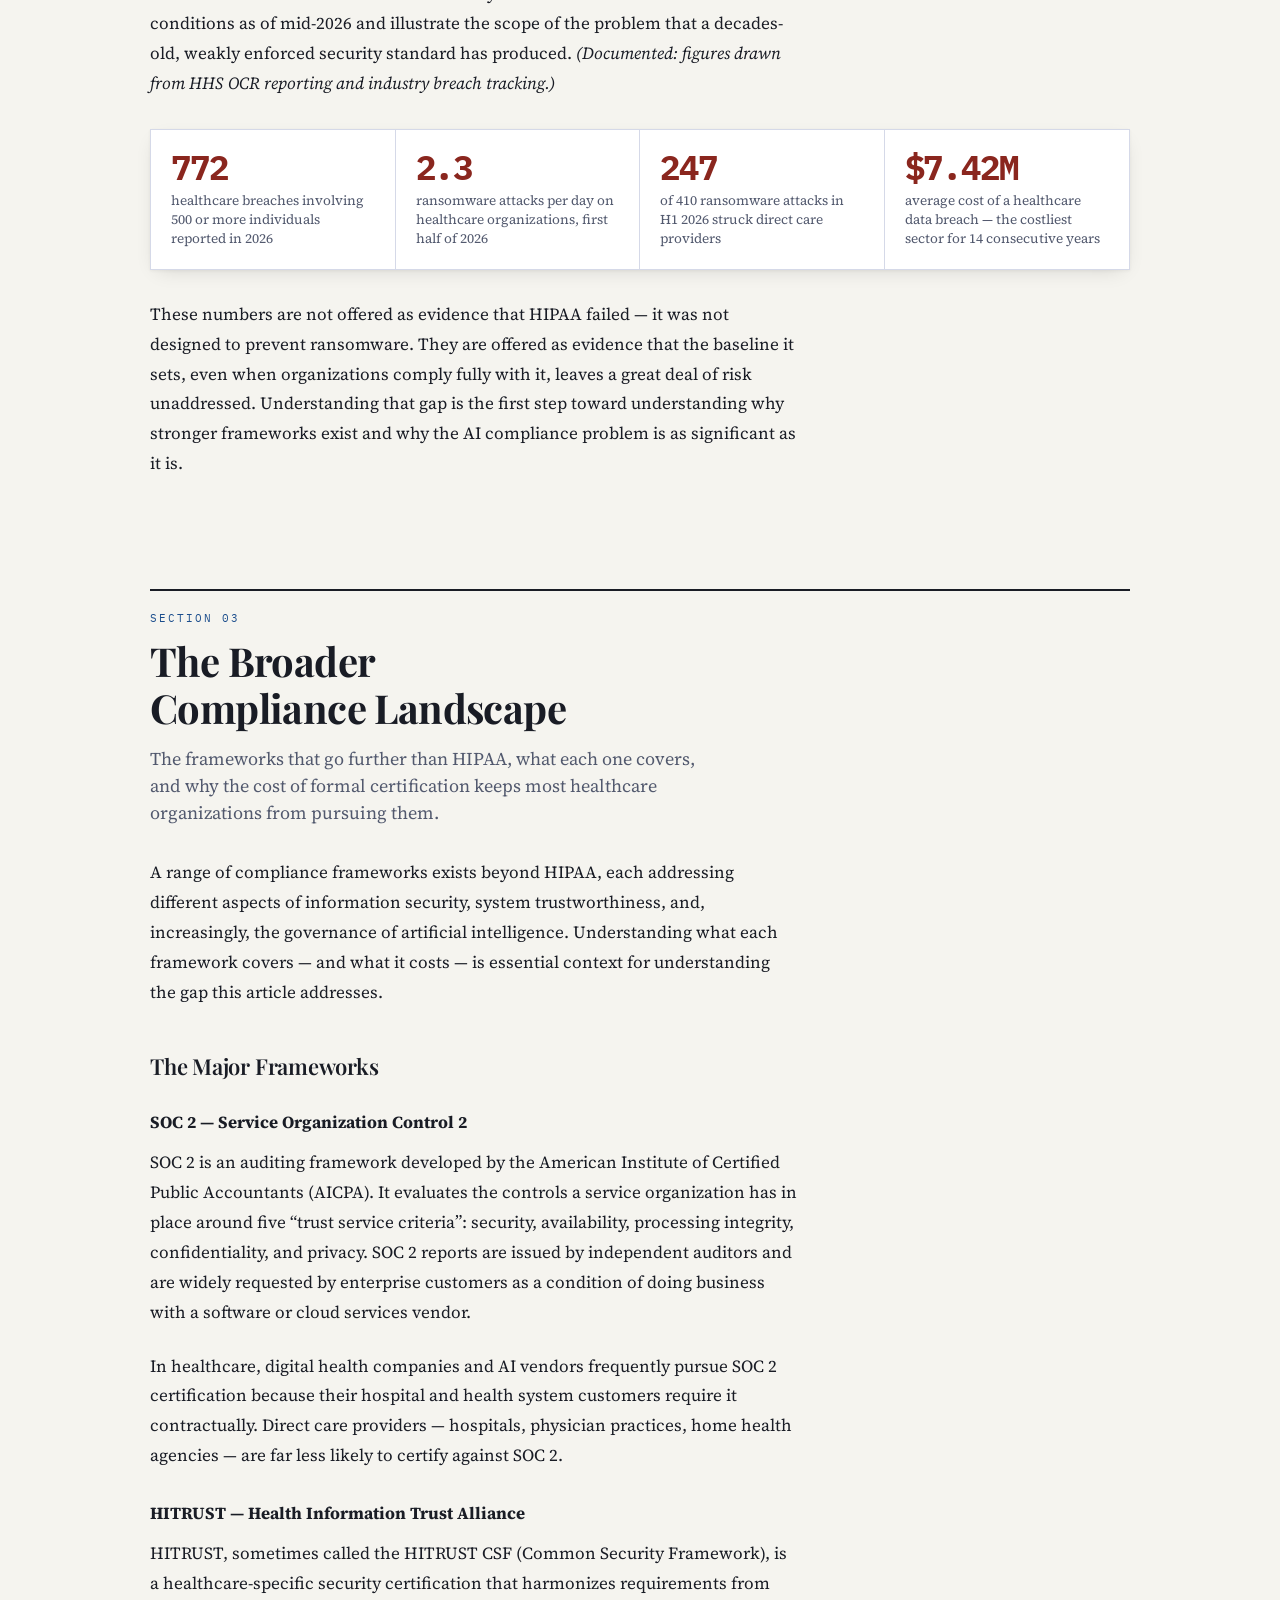
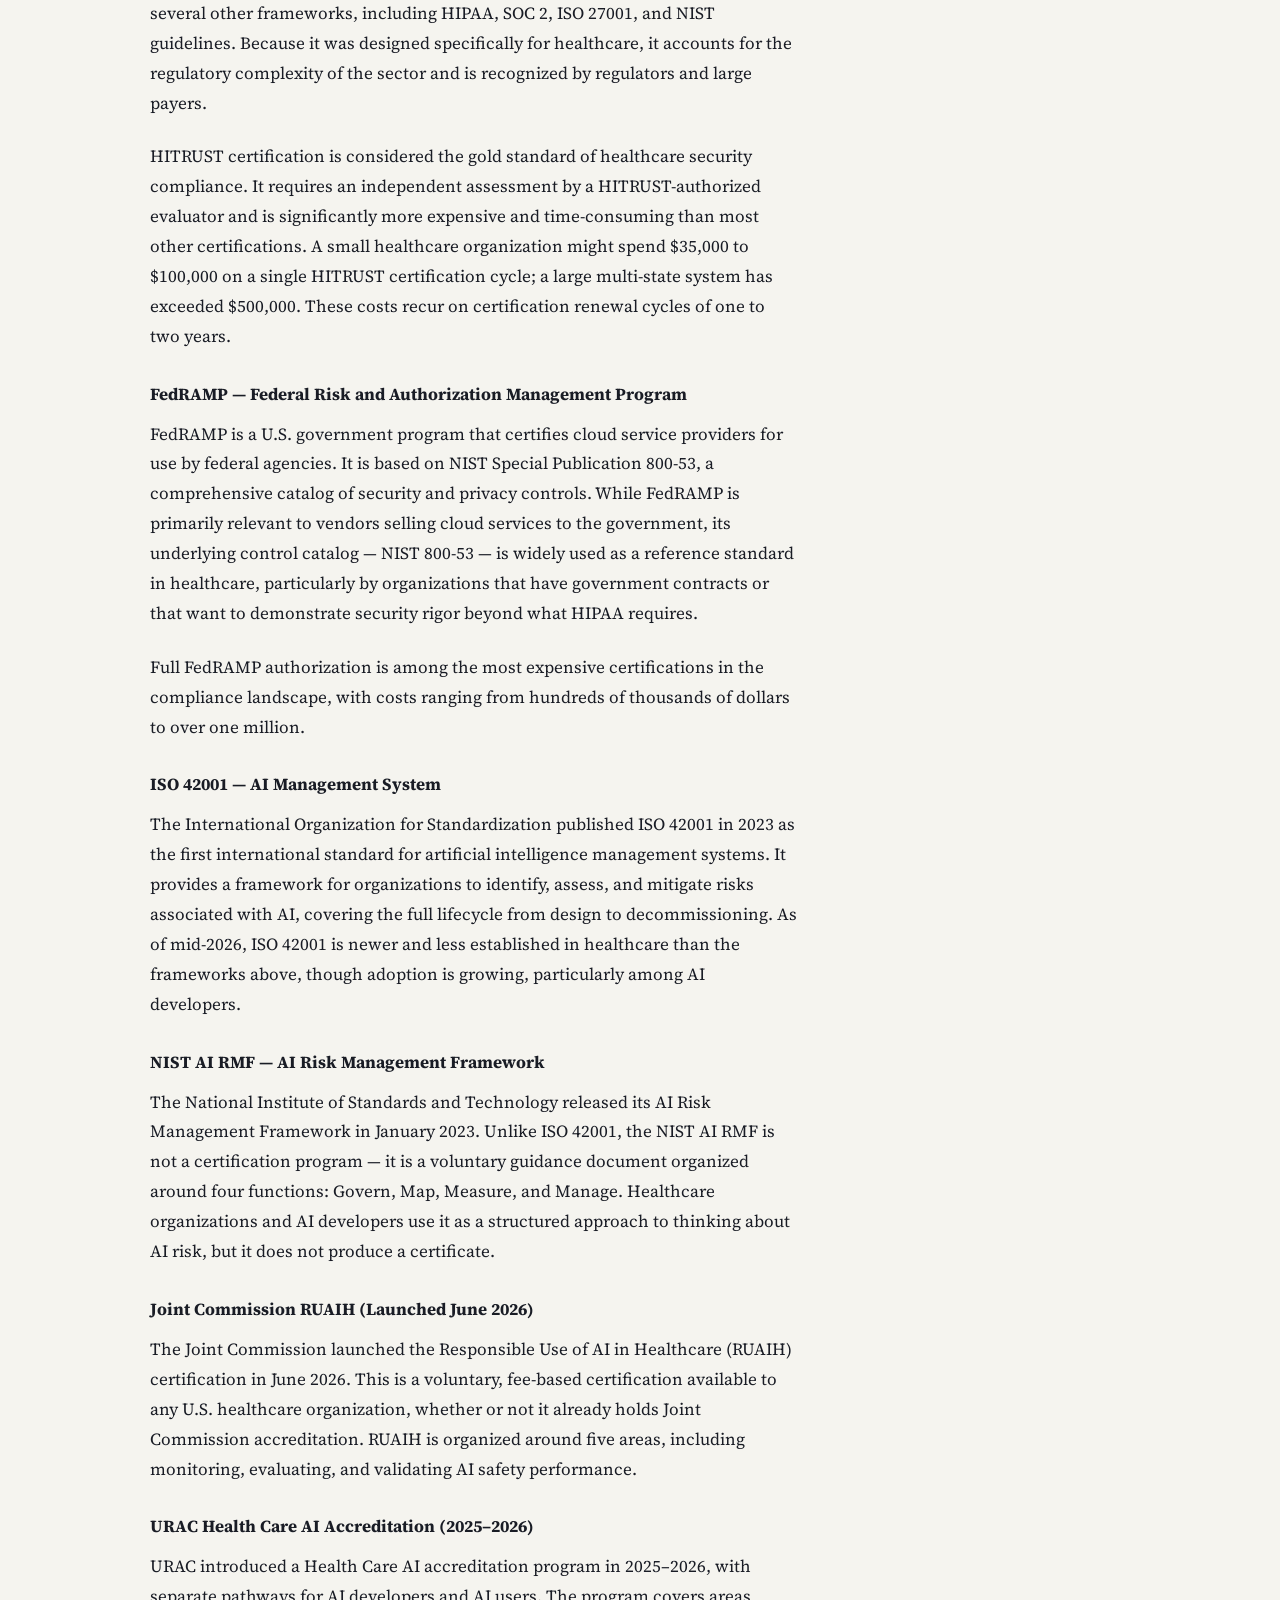
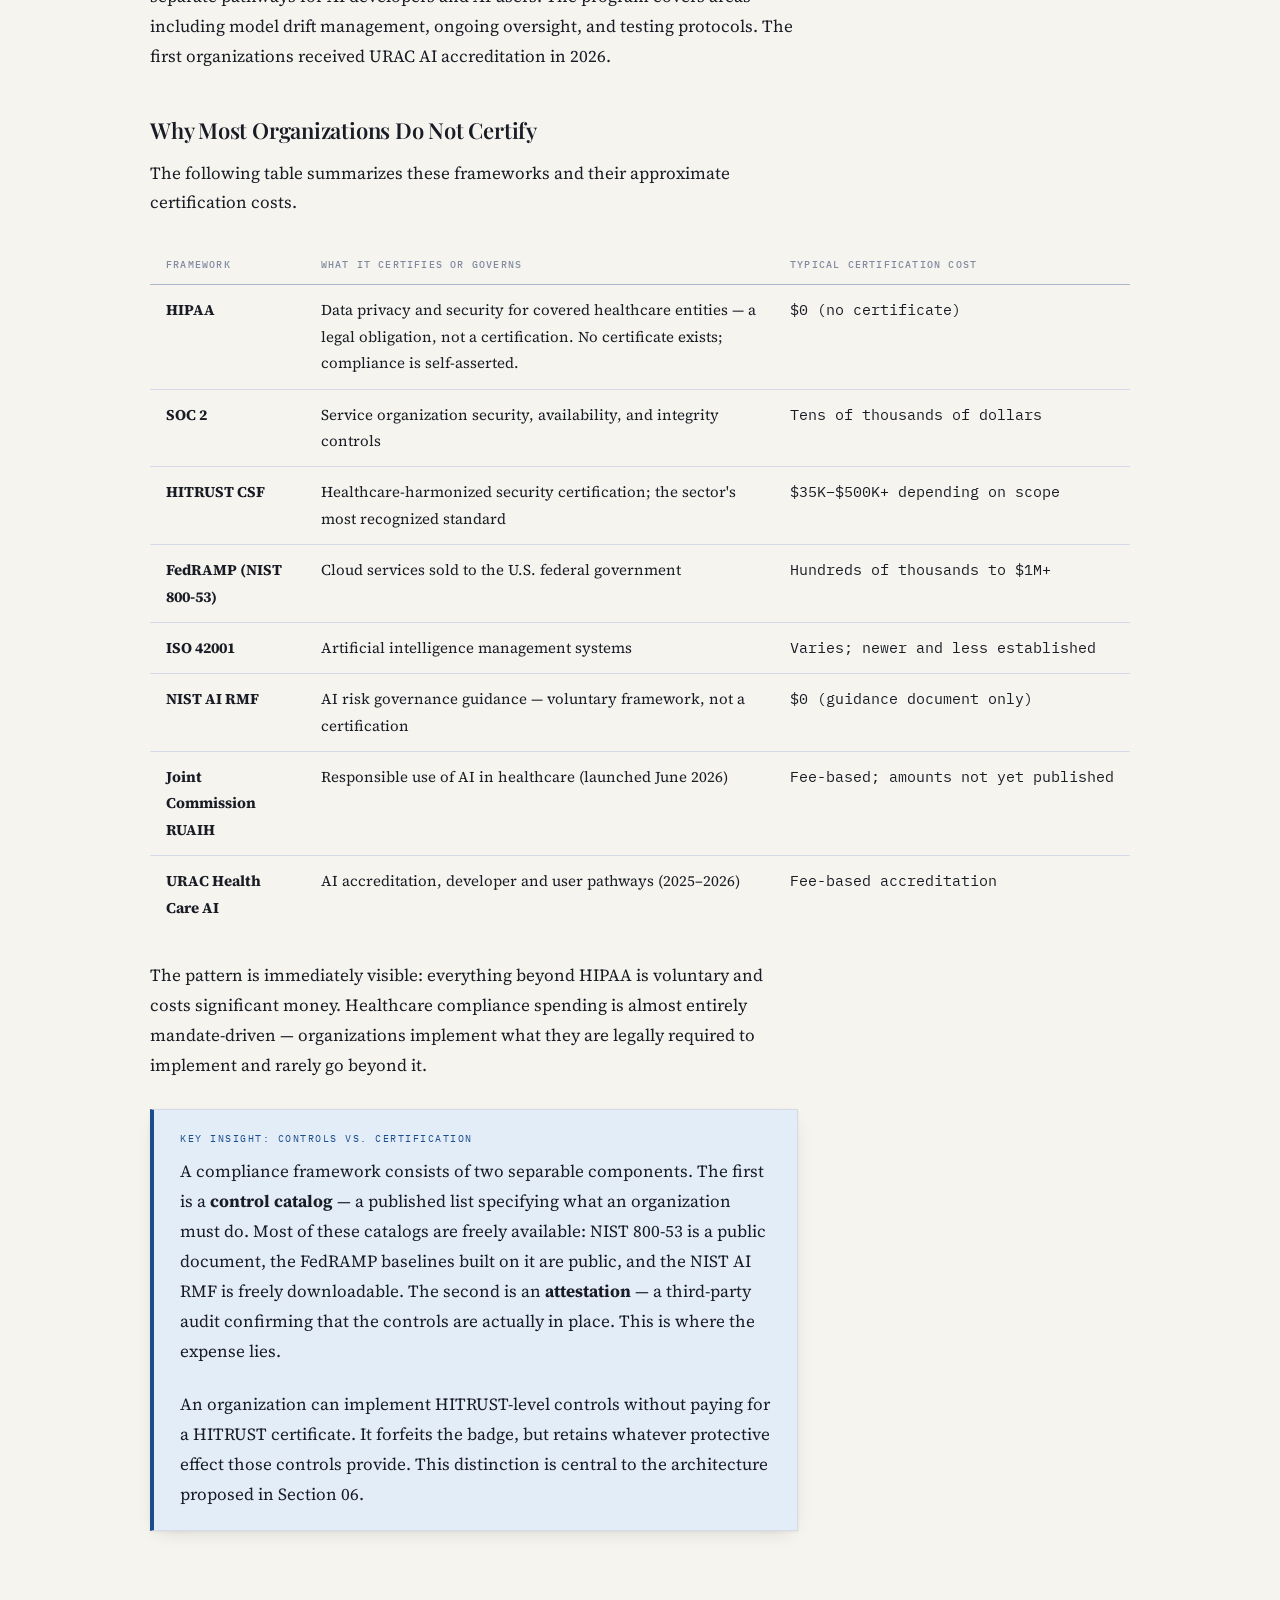
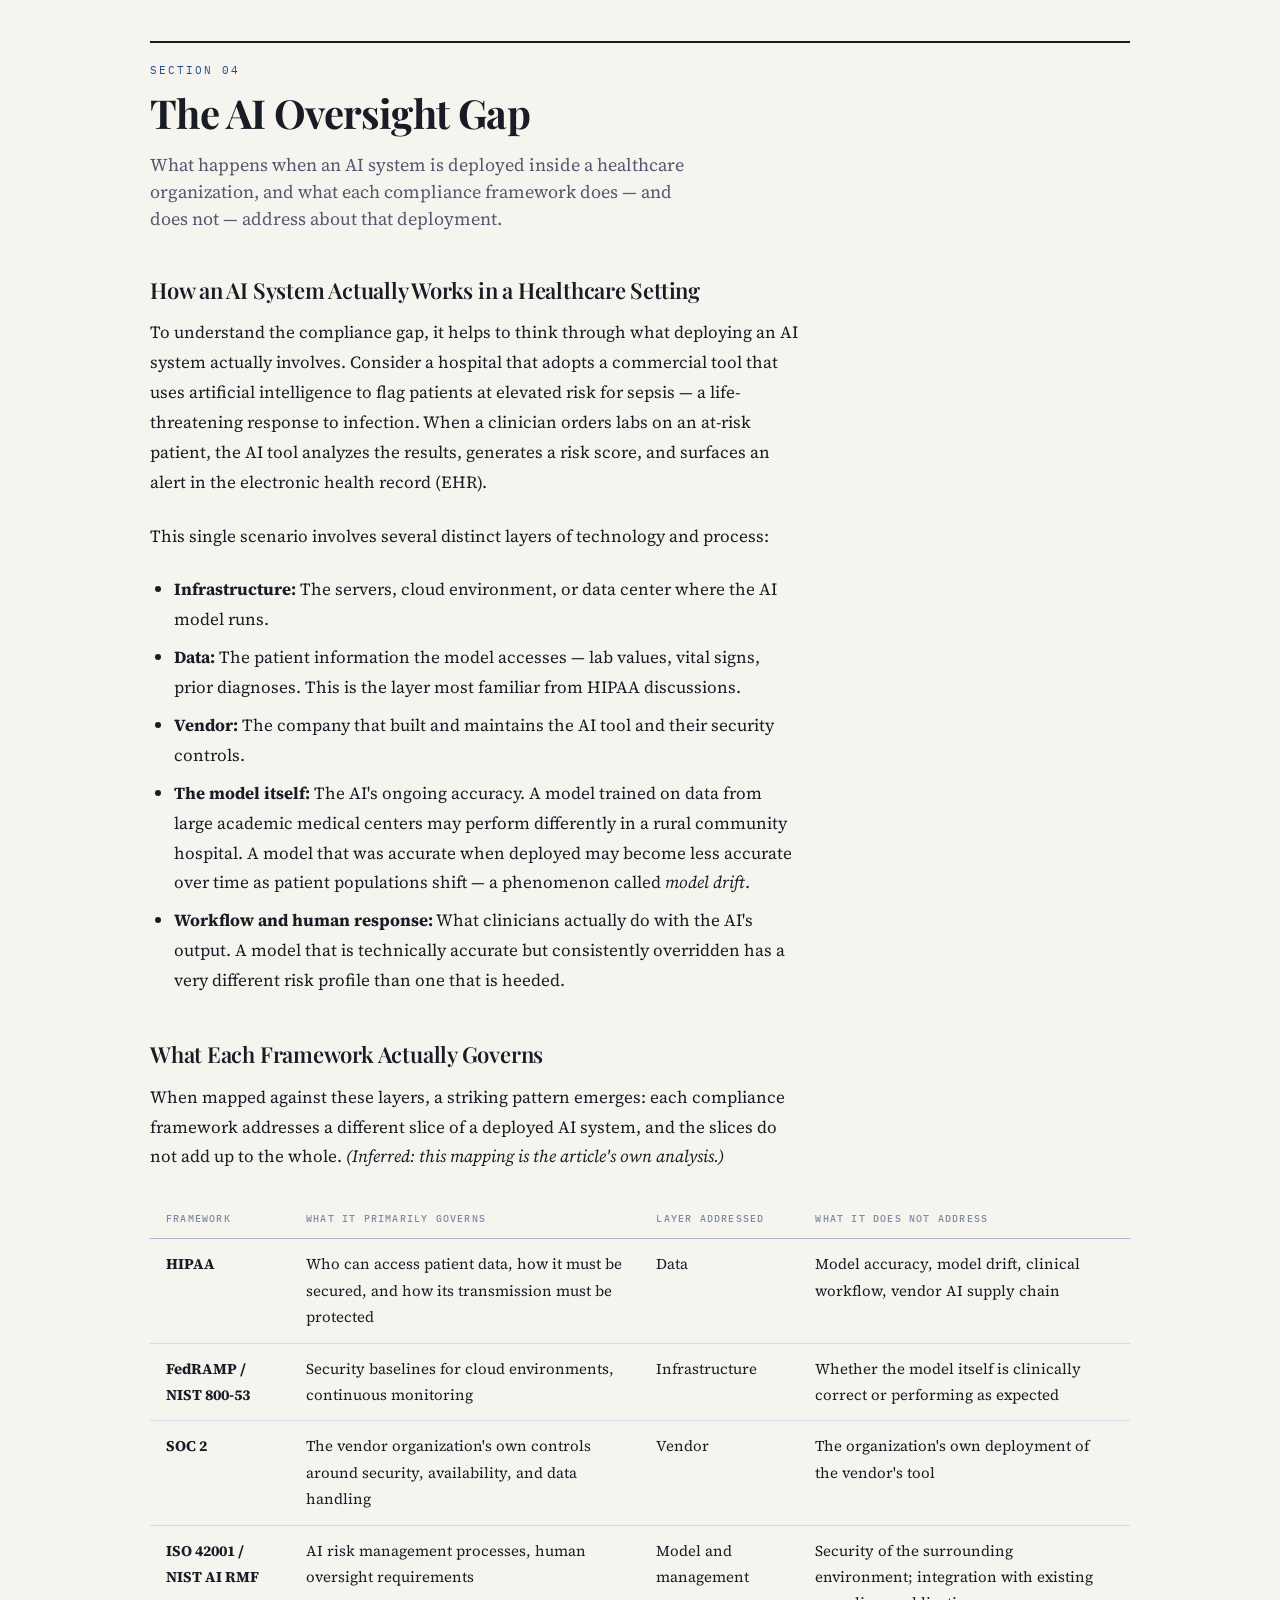
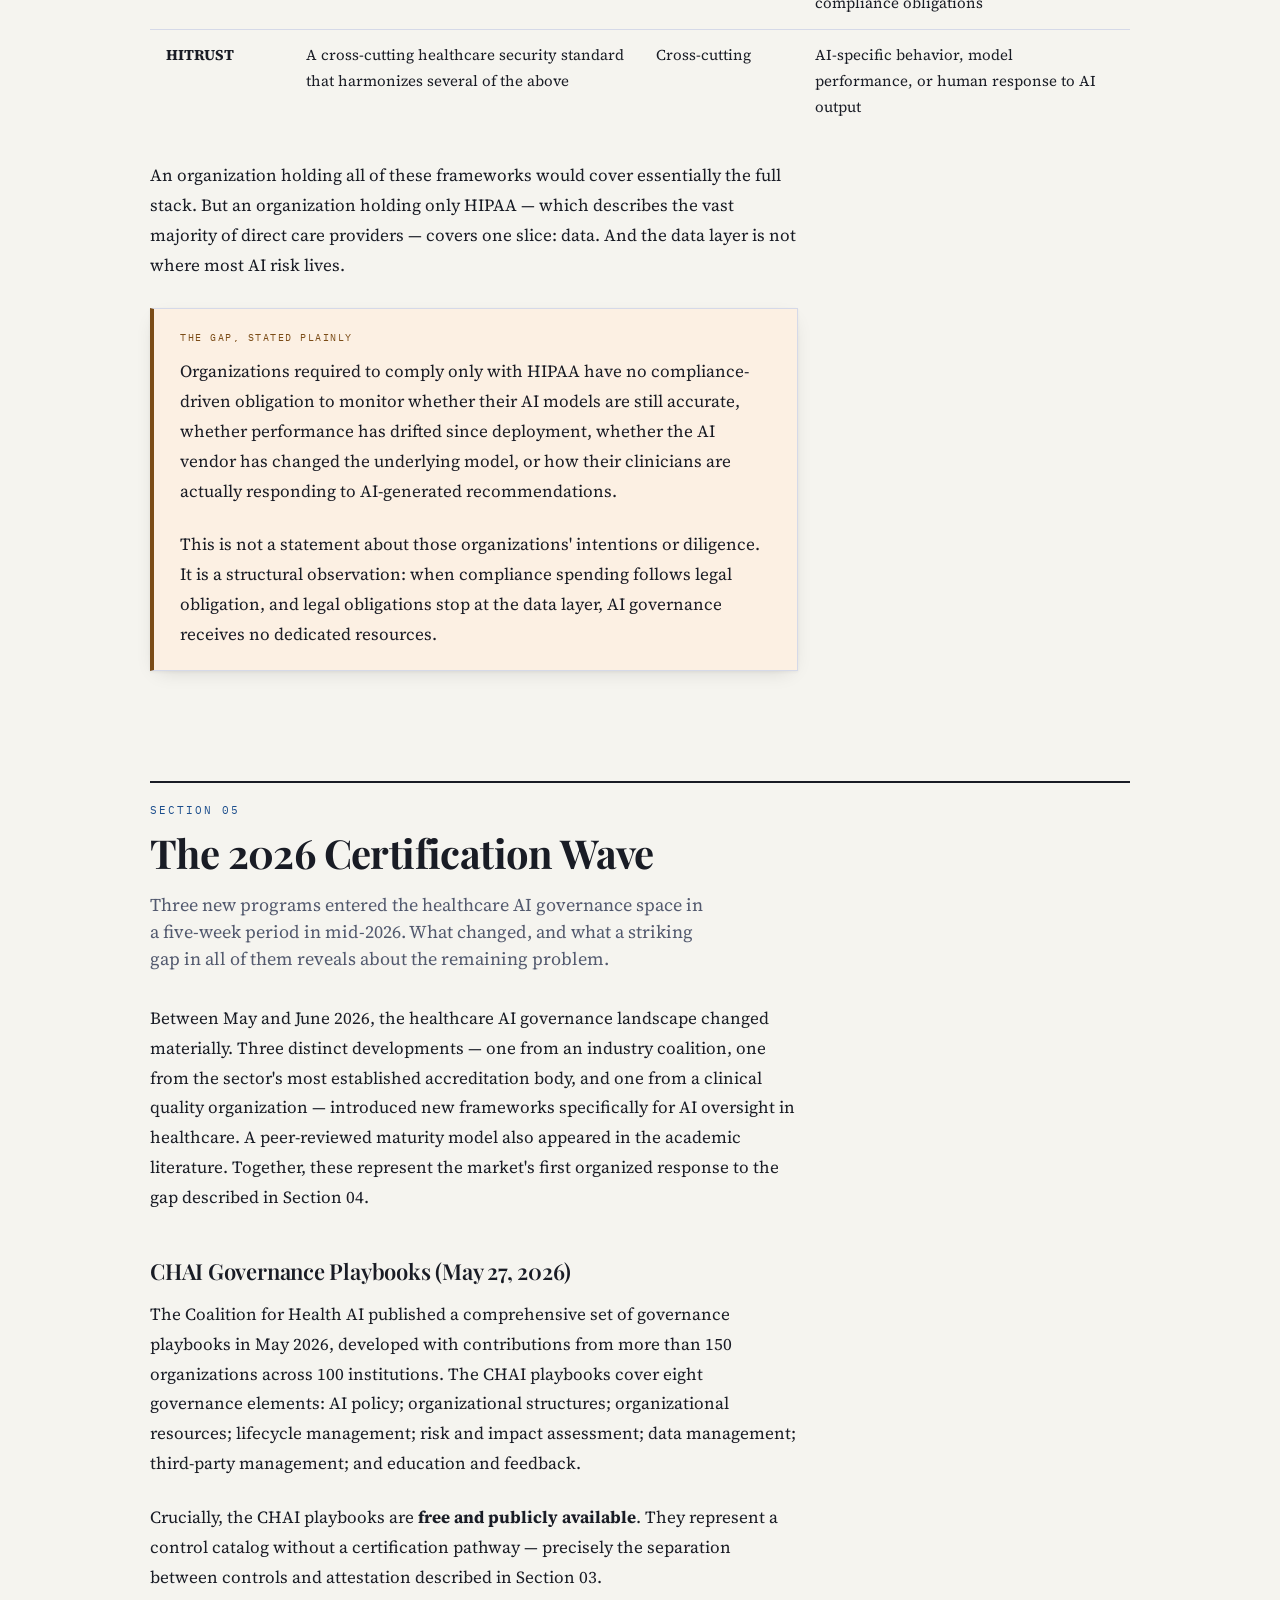
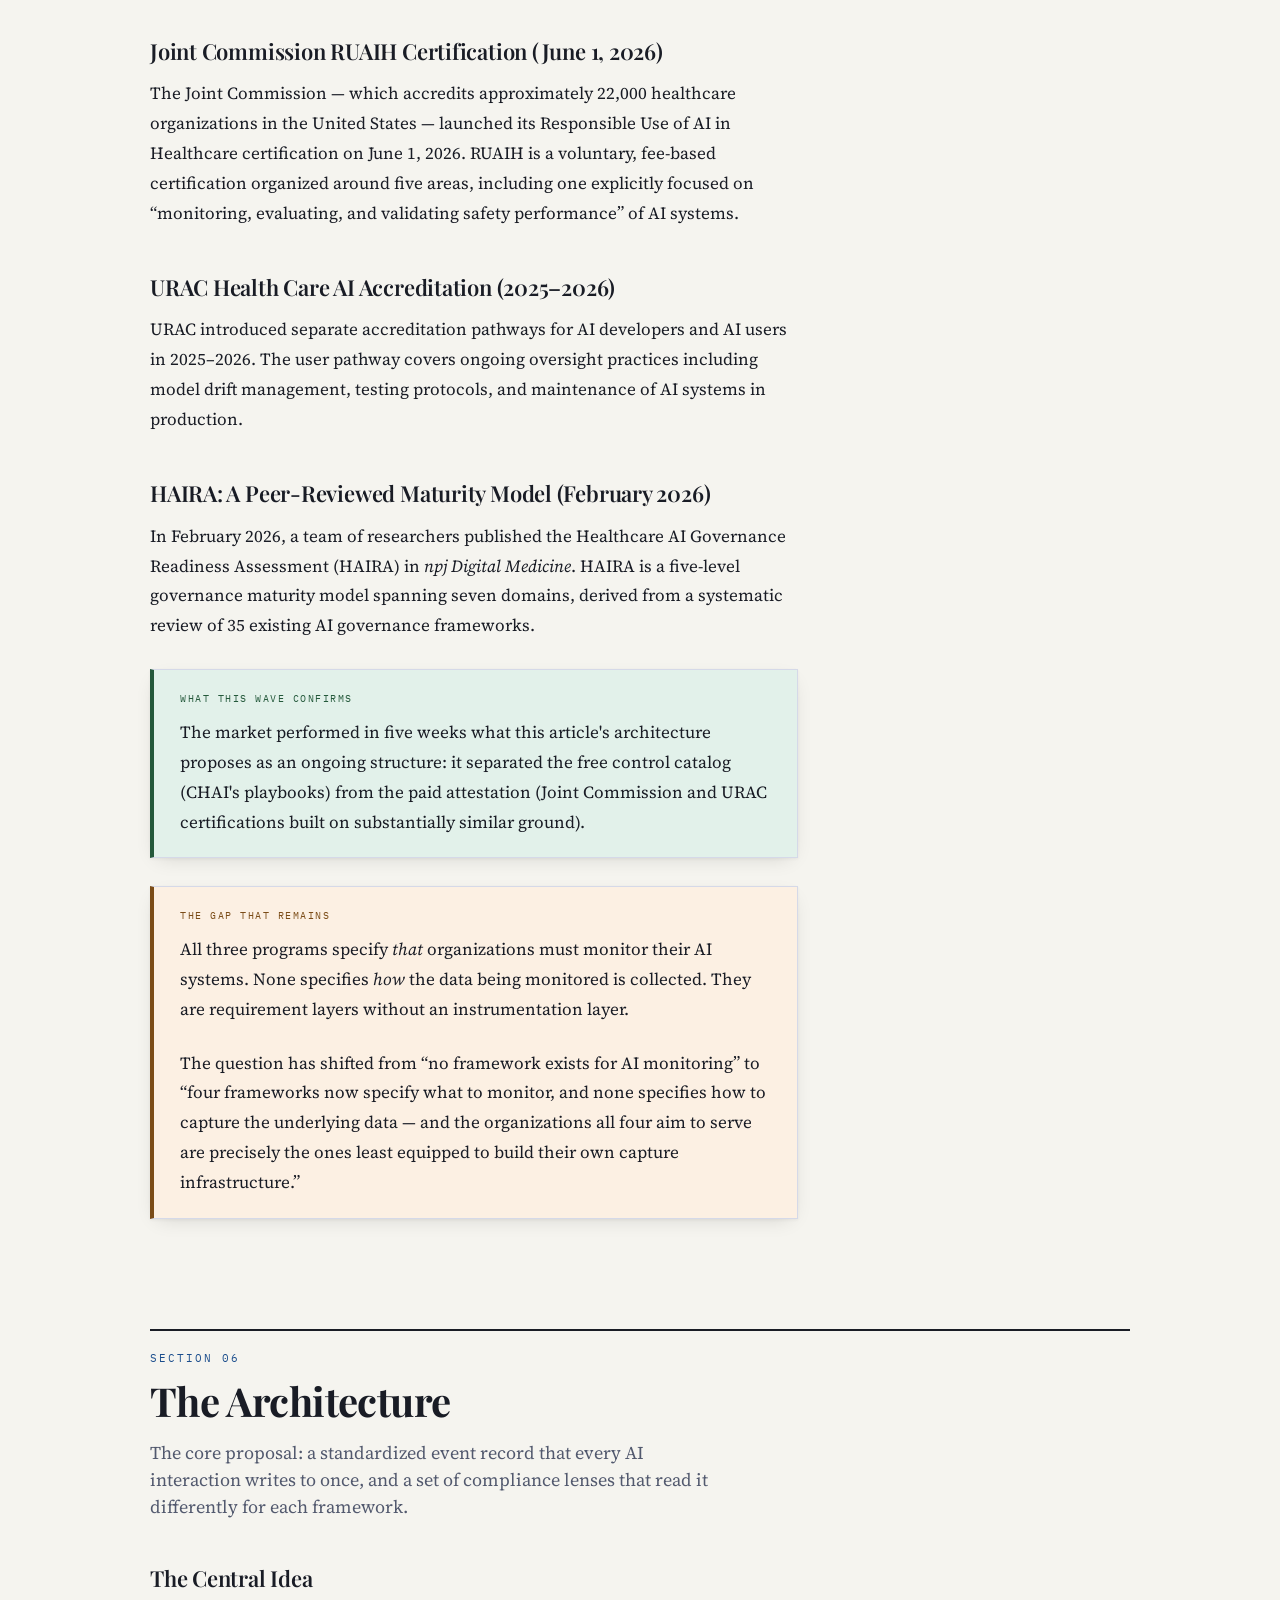
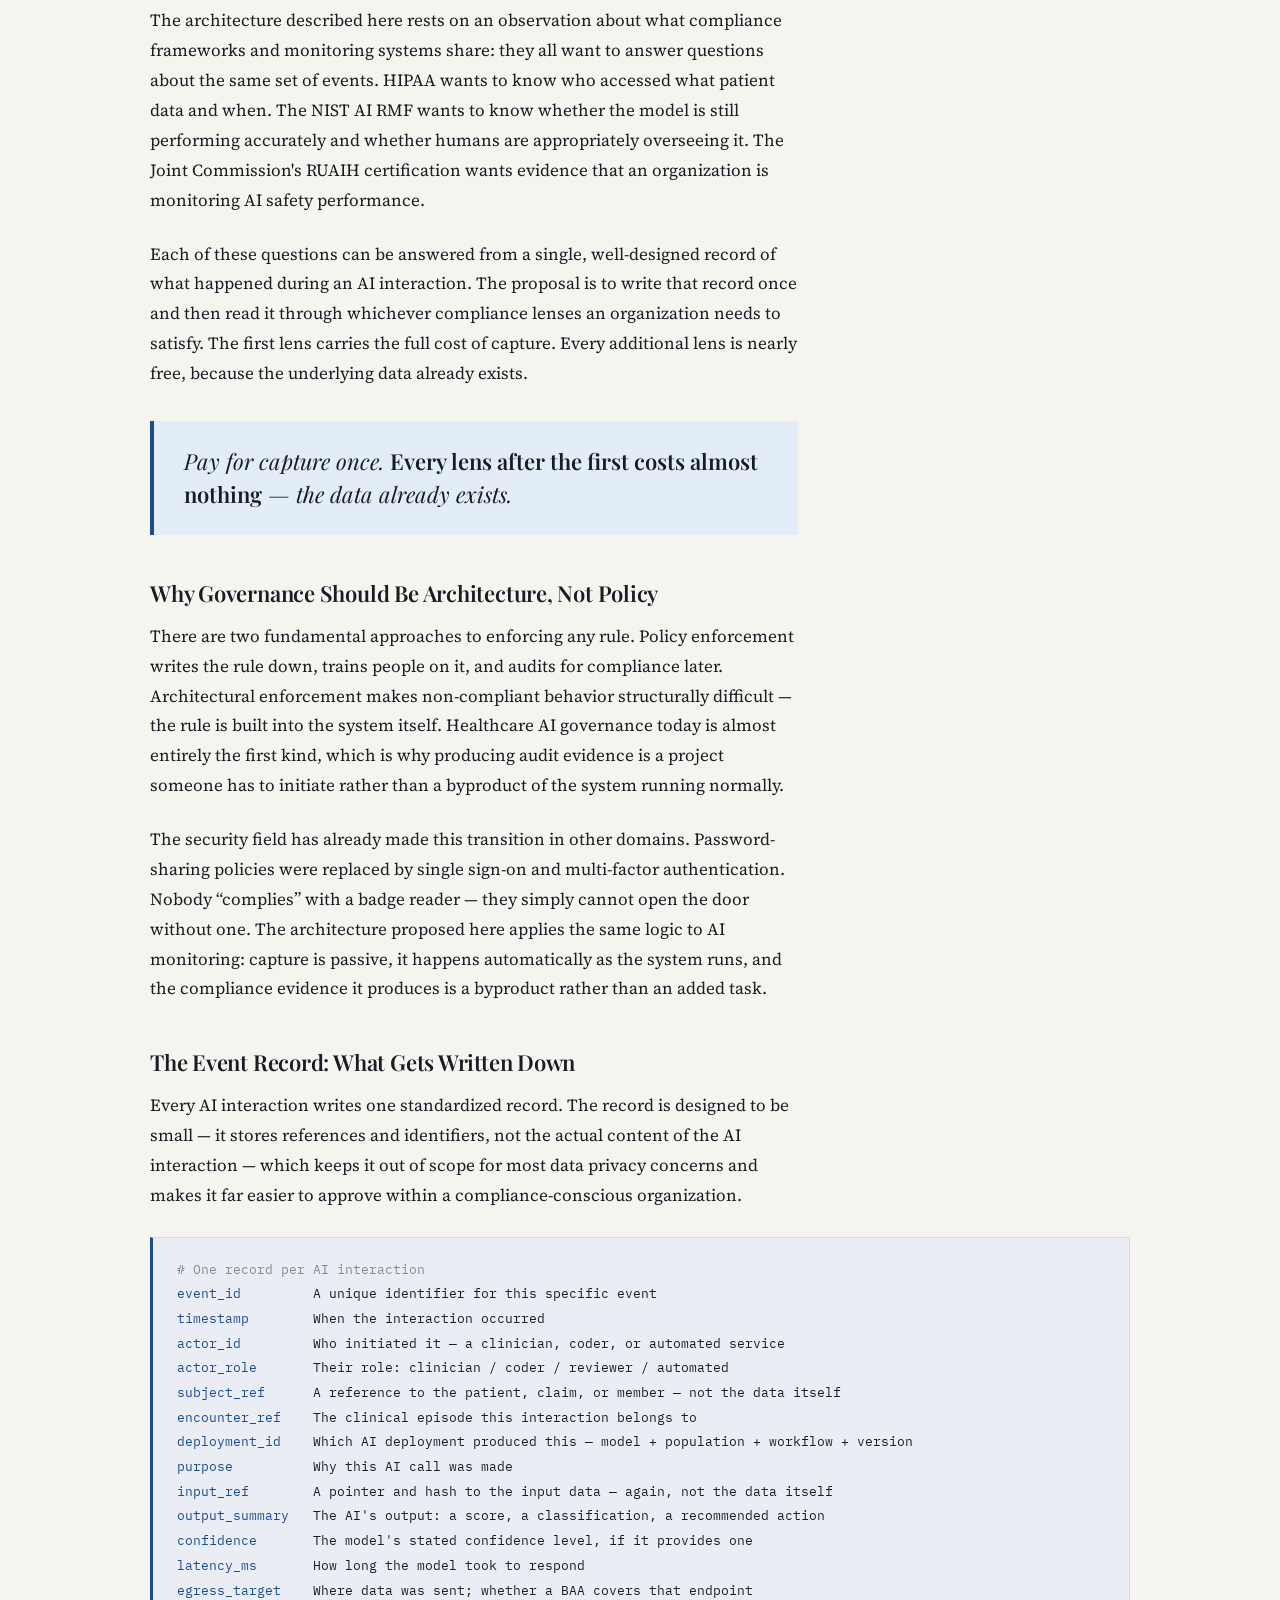
<file: capture-once.html>
<!DOCTYPE html>
<html lang="en">
<head>
<meta charset="UTF-8">
<meta name="viewport" content="width=device-width, initial-scale=1.0, viewport-fit=cover">
<title>Capture Once, Govern Many — Nicole Cevallos</title>
<meta name="description" content="A proposed architecture for unified AI governance in healthcare — one standardized data record, read by every compliance framework at once.">
<meta name="author" content="Nicole Cevallos">
<meta property="og:title" content="Capture Once, Govern Many">
<meta property="og:description" content="A proposed architecture for unified AI governance in healthcare — one standardized data record, read by every compliance framework at once.">
<meta property="og:type" content="article">
<link rel="stylesheet" href="https://fonts.googleapis.com/css2?family=Playfair+Display:ital,wght@0,400;0,600;0,700;1,400&family=Source+Serif+4:ital,opsz,wght@0,8..60,300;0,8..60,400;0,8..60,600;0,8..60,700;1,8..60,400&family=IBM+Plex+Mono:wght@400;500&display=swap">
<style>
:root {
  --bg: #F5F4EF;
  --surface: #FFFFFF;
  --surface-2: #EBEDF5;
  --rule: #D5D9E8;
  --rule-2: #AEB6CC;
  --text: #191C25;
  --text-2: #52596E;
  --text-3: #818AA0;
  --accent: #1B4D8C;
  --accent-light: #E3EDF8;
  --signal: #7B4C17;
  --signal-bg: #FCF0E3;
  --ok: #24593B;
  --ok-bg: #E2F1EA;
  --stop: #8A261E;
  --stop-bg: #F7E5E3;
  --shadow: 0 1px 3px rgba(0,0,0,.05), 0 6px 20px -8px rgba(0,0,0,.16);
}
@media (prefers-color-scheme: dark) {
  :root:not([data-theme="light"]) {
    --bg: #10131A; --surface: #171B24; --surface-2: #1F2330;
    --rule: #2A3044; --rule-2: #404D66;
    --text: #E2E5F0; --text-2: #96A0BC; --text-3: #646E88;
    --accent: #6899DC; --accent-light: #172340;
    --signal: #D4924A; --signal-bg: #25180A;
    --ok: #66BA84; --ok-bg: #122111;
    --stop: #DC7870; --stop-bg: #27110E;
    --shadow: 0 1px 3px rgba(0,0,0,.4), 0 6px 20px -8px rgba(0,0,0,.6);
  }
}
:root[data-theme="dark"] {
  --bg: #10131A; --surface: #171B24; --surface-2: #1F2330;
  --rule: #2A3044; --rule-2: #404D66;
  --text: #E2E5F0; --text-2: #96A0BC; --text-3: #646E88;
  --accent: #6899DC; --accent-light: #172340;
  --signal: #D4924A; --signal-bg: #25180A;
  --ok: #66BA84; --ok-bg: #122111;
  --stop: #DC7870; --stop-bg: #27110E;
  --shadow: 0 1px 3px rgba(0,0,0,.4), 0 6px 20px -8px rgba(0,0,0,.6);
}
:root[data-theme="light"] {
  --bg: #F5F4EF; --surface: #FFFFFF; --surface-2: #EBEDF5;
  --rule: #D5D9E8; --rule-2: #AEB6CC;
  --text: #191C25; --text-2: #52596E; --text-3: #818AA0;
  --accent: #1B4D8C; --accent-light: #E3EDF8;
  --signal: #7B4C17; --signal-bg: #FCF0E3;
  --ok: #24593B; --ok-bg: #E2F1EA;
  --stop: #8A261E; --stop-bg: #F7E5E3;
  --shadow: 0 1px 3px rgba(0,0,0,.05), 0 6px 20px -8px rgba(0,0,0,.16);
}

*, *::before, *::after { box-sizing: border-box; }

body {
  margin: 0;
  background: var(--bg);
  color: var(--text);
  font-family: 'Source Serif 4', Georgia, 'Times New Roman', serif;
  font-size: 17px;
  line-height: 1.76;
  -webkit-font-smoothing: antialiased;
}

.wrap {
  max-width: 1100px;
  margin: 0 auto;
  padding-inline: clamp(18px, 5vw, 60px);
  padding-block: 0 100px;
}

.prose { max-width: 72ch; }

/* ── Header ── */
header.masthead {
  padding-block: clamp(48px, 8vw, 96px) 40px;
  border-bottom: 2px solid var(--rule);
  margin-bottom: 44px;
}
.eyebrow {
  font-family: 'IBM Plex Mono', monospace;
  font-size: 11px;
  letter-spacing: .18em;
  text-transform: uppercase;
  color: var(--accent);
  display: inline-block;
  border: 1px solid var(--accent);
  padding: 4px 12px;
  margin-bottom: 26px;
}
h1 {
  font-family: 'Playfair Display', Georgia, serif;
  font-size: clamp(36px, 6.5vw, 66px);
  line-height: 1.06;
  letter-spacing: -.02em;
  font-weight: 700;
  margin: 0 0 22px;
  max-width: 16ch;
  text-wrap: balance;
}
.deck {
  font-family: 'Source Serif 4', Georgia, serif;
  font-size: clamp(17px, 2.2vw, 21px);
  color: var(--text-2);
  max-width: 60ch;
  line-height: 1.5;
  margin: 0 0 28px;
}
.byline {
  font-family: 'IBM Plex Mono', monospace;
  font-size: 11px;
  letter-spacing: .1em;
  text-transform: uppercase;
  color: var(--text-3);
}

/* ── TOC ── */
nav.toc {
  background: var(--surface);
  border: 1px solid var(--rule);
  padding: 24px 28px;
  margin-bottom: 60px;
  box-shadow: var(--shadow);
}
nav.toc h2 {
  font-family: 'IBM Plex Mono', monospace;
  font-size: 10.5px;
  letter-spacing: .18em;
  text-transform: uppercase;
  color: var(--text-3);
  font-weight: 500;
  margin: 0 0 16px;
}
nav.toc ol { margin: 0; padding: 0; list-style: none; columns: 2; column-gap: 40px; }
nav.toc li { break-inside: avoid; margin-bottom: 8px; }
nav.toc a { color: var(--text); text-decoration: none; display: flex; gap: 12px; align-items: baseline; font-size: 15.5px; }
nav.toc a:hover { color: var(--accent); }
nav.toc .n { font-family: 'IBM Plex Mono', monospace; font-size: 11.5px; color: var(--accent); min-width: 22px; flex-shrink: 0; }
nav.toc .locked { color: var(--text-3); font-size: 12px; margin-left: 4px; }
@media (max-width: 580px) { nav.toc ol { columns: 1; } }

/* ── Sections ── */
section.part { margin-bottom: clamp(60px, 10vw, 110px); scroll-margin-top: 20px; }
.part-head { border-top: 2px solid var(--text); padding-top: 18px; margin-bottom: 32px; }
.part-label {
  font-family: 'IBM Plex Mono', monospace;
  font-size: 11px;
  letter-spacing: .18em;
  text-transform: uppercase;
  color: var(--accent);
  display: block;
  margin-bottom: 10px;
}
h2 {
  font-family: 'Playfair Display', Georgia, serif;
  font-size: clamp(26px, 4vw, 40px);
  line-height: 1.16;
  font-weight: 700;
  letter-spacing: -.015em;
  margin: 0 0 14px;
  text-wrap: balance;
  max-width: 22ch;
}
.part-intro { font-size: 18px; color: var(--text-2); max-width: 62ch; line-height: 1.5; margin: 0; }
h3 { font-family: 'Playfair Display', Georgia, serif; font-size: 22px; font-weight: 600; margin: 44px 0 14px; letter-spacing: -.01em; line-height: 1.3; }
h4 { font-family: 'Source Serif 4', Georgia, serif; font-size: 17px; font-weight: 700; margin: 28px 0 10px; }
p { margin: 0 0 1.4em; }
p:last-child { margin-bottom: 0; }
ul, ol { margin: 0 0 1.4em; padding-left: 24px; }
li { margin-bottom: 8px; }
a { color: var(--accent); text-underline-offset: 3px; }
a:focus-visible { outline: 2px solid var(--accent); outline-offset: 3px; }
strong { font-weight: 700; }
em { font-style: italic; }
code { font-family: 'IBM Plex Mono', monospace; font-size: .85em; background: var(--surface-2); padding: 2px 6px; border-radius: 2px; }

/* ── Pull quote ── */
.pullquote {
  border-left: 4px solid var(--accent);
  background: var(--accent-light);
  padding: 24px 30px;
  margin: 32px 0;
  font-family: 'Playfair Display', Georgia, serif;
  font-size: clamp(18px, 2.5vw, 22px);
  font-style: italic;
  line-height: 1.5;
  color: var(--text);
}
.pullquote p { margin: 0 0 .7em; }
.pullquote p:last-child { margin: 0; }
.pullquote em { font-style: normal; font-weight: 600; }

/* ── Callout boxes ── */
.box { border: 1px solid var(--rule); background: var(--surface); padding: 20px 26px; margin: 28px 0; box-shadow: var(--shadow); }
.box > :last-child { margin-bottom: 0; }
.box-label { font-family: 'IBM Plex Mono', monospace; font-size: 10px; letter-spacing: .15em; text-transform: uppercase; display: block; margin-bottom: 10px; color: var(--text-3); }
.box-def { border-left: 4px solid var(--accent); background: var(--accent-light); }
.box-def .box-label { color: var(--accent); }
.box-warn { border-left: 4px solid var(--signal); background: var(--signal-bg); }
.box-warn .box-label { color: var(--signal); }
.box-good { border-left: 4px solid var(--ok); background: var(--ok-bg); }
.box-good .box-label { color: var(--ok); }
.box-note { border-left: 4px solid var(--rule-2); }
.box-note .box-label { color: var(--text-3); }

/* ── Stats ── */
.stats { display: grid; grid-template-columns: repeat(auto-fit, minmax(150px, 1fr)); border: 1px solid var(--rule); background: var(--surface); margin: 30px 0; box-shadow: var(--shadow); }
.stats div { padding: 20px; border-right: 1px solid var(--rule); }
.stats div:last-child { border-right: 0; }
.stats b { font-family: 'IBM Plex Mono', monospace; font-variant-numeric: tabular-nums; display: block; font-size: clamp(26px, 3.5vw, 34px); line-height: 1; letter-spacing: -.03em; margin-bottom: 8px; color: var(--stop); }
.stats span { font-size: 13.5px; color: var(--text-2); line-height: 1.4; display: block; }
@media (max-width: 600px) { .stats div { border-right: 0; border-bottom: 1px solid var(--rule); } .stats div:last-child { border-bottom: 0; } }

/* ── Tables ── */
.scroller { overflow-x: auto; margin: 28px 0; }
table { border-collapse: collapse; width: 100%; min-width: 520px; font-family: 'Source Serif 4', Georgia, serif; font-size: 15px; }
th, td { padding: 12px 16px; text-align: left; vertical-align: top; border-bottom: 1px solid var(--rule); }
thead th { font-family: 'IBM Plex Mono', monospace; font-size: 10px; letter-spacing: .12em; text-transform: uppercase; color: var(--text-3); font-weight: 500; border-bottom: 1px solid var(--rule-2); line-height: 1.4; }
tbody th { font-weight: 700; font-size: 15px; }
tbody tr:last-child td, tbody tr:last-child th { border-bottom: 0; }
td.num { font-family: 'IBM Plex Mono', monospace; font-variant-numeric: tabular-nums; white-space: nowrap; }

/* ── Schema block ── */
.schema { background: var(--surface-2); border: 1px solid var(--rule); border-left: 3px solid var(--accent); padding: 20px 24px; font-family: 'IBM Plex Mono', monospace; font-size: 13px; line-height: 1.9; overflow-x: auto; white-space: pre; margin: 26px 0; }
.schema .k { color: var(--accent); }
.schema .c { color: var(--text-3); }

/* ── Tiers ── */
.tiers { display: grid; gap: 14px; margin: 28px 0; }
.tier { border: 1px solid var(--rule); background: var(--surface); padding: 20px 24px; box-shadow: var(--shadow); display: grid; grid-template-columns: 56px 1fr; gap: 20px; align-items: start; }
.tier-n { font-family: 'IBM Plex Mono', monospace; font-size: 28px; font-weight: 700; color: var(--accent); line-height: 1; letter-spacing: -.04em; padding-top: 4px; }
.tier h4 { margin: 0 0 8px; font-size: 17px; font-weight: 700; }
.tier p { margin: 0 0 8px; font-size: 15.5px; color: var(--text-2); }
.tier p:last-child { margin: 0; }
@media (max-width: 500px) { .tier { grid-template-columns: 1fr; gap: 8px; } }

/* ── Roles ── */
.roles { display: grid; grid-template-columns: repeat(auto-fit, minmax(240px, 1fr)); gap: 14px; margin: 28px 0; }
.role { border: 1px solid var(--rule); border-top: 3px solid var(--accent); background: var(--surface); padding: 18px 20px; box-shadow: var(--shadow); }
.role-tag { font-family: 'IBM Plex Mono', monospace; font-size: 10px; letter-spacing: .14em; text-transform: uppercase; color: var(--accent); display: block; margin-bottom: 6px; }
.role h4 { margin: 0 0 8px; font-size: 16px; font-weight: 700; }
.role p { font-size: 14.5px; color: var(--text-2); margin: 0; line-height: 1.5; }

/* ── Accordion ── */
details { border: 1px solid var(--rule); background: var(--surface); margin: 10px 0; }
summary { cursor: pointer; padding: 14px 22px; font-weight: 600; font-size: 16px; list-style: none; font-family: 'Source Serif 4', Georgia, serif; }
summary::-webkit-details-marker { display: none; }
summary::before { content: "+ "; color: var(--accent); font-family: 'IBM Plex Mono', monospace; }
details[open] summary::before { content: "&#8722; "; }
details[open] summary { border-bottom: 1px solid var(--rule); }
.dbody { padding: 18px 24px 6px; }
.dbody > :last-child { margin-bottom: 18px; }

hr.divider { border: 0; border-top: 1px solid var(--rule); margin: 36px 0; }

/* ── Paywall ── */
.paywall-fade {
  position: relative;
  max-height: 260px;
  overflow: hidden;
}
.paywall-fade::after {
  content: '';
  position: absolute;
  bottom: 0;
  left: 0;
  right: 0;
  height: 200px;
  background: linear-gradient(to bottom, transparent, var(--bg));
  pointer-events: none;
}
.paywall-gate {
  border: 1px solid var(--rule);
  background: var(--surface);
  box-shadow: var(--shadow);
  padding: 40px 40px 44px;
  margin: 0 0 80px;
  text-align: center;
}
.paywall-gate .gate-label {
  font-family: 'IBM Plex Mono', monospace;
  font-size: 10px;
  letter-spacing: .18em;
  text-transform: uppercase;
  color: var(--text-3);
  display: block;
  margin-bottom: 20px;
}
.paywall-gate h3 {
  font-family: 'Playfair Display', Georgia, serif;
  font-size: clamp(24px, 3.5vw, 34px);
  font-weight: 700;
  margin: 0 0 14px;
  letter-spacing: -.015em;
  text-wrap: balance;
}
.paywall-gate .gate-sub {
  font-size: 16px;
  color: var(--text-2);
  max-width: 52ch;
  margin: 0 auto 28px;
  line-height: 1.5;
}
.what-you-get {
  display: grid;
  grid-template-columns: repeat(auto-fit, minmax(180px, 1fr));
  gap: 12px;
  margin: 0 0 32px;
  text-align: left;
}
.wyg-item {
  background: var(--surface-2);
  border: 1px solid var(--rule);
  padding: 14px 16px;
}
.wyg-item .wyg-label {
  font-family: 'IBM Plex Mono', monospace;
  font-size: 9.5px;
  letter-spacing: .14em;
  text-transform: uppercase;
  color: var(--accent);
  display: block;
  margin-bottom: 6px;
}
.wyg-item p { font-size: 14px; color: var(--text-2); margin: 0; line-height: 1.45; }
.btn-gumroad {
  display: inline-block;
  background: var(--accent);
  color: #fff;
  font-family: 'IBM Plex Mono', monospace;
  font-size: 13px;
  letter-spacing: .08em;
  text-transform: uppercase;
  text-decoration: none;
  padding: 16px 40px;
  font-weight: 500;
  transition: opacity .15s;
}
.btn-gumroad:hover { opacity: .85; color: #fff; }
.gate-price {
  font-family: 'IBM Plex Mono', monospace;
  font-size: 11px;
  letter-spacing: .1em;
  text-transform: uppercase;
  color: var(--text-3);
  display: block;
  margin-top: 14px;
}

/* ── Footer ── */
footer.site-foot {
  border-top: 1px solid var(--rule);
  padding: 36px 0;
  font-family: 'IBM Plex Mono', monospace;
  font-size: 11px;
  letter-spacing: .06em;
  color: var(--text-3);
  display: flex;
  gap: 24px;
  flex-wrap: wrap;
  align-items: center;
  justify-content: space-between;
}
footer.site-foot a { color: var(--text-3); text-decoration: none; }
footer.site-foot a:hover { color: var(--accent); }
</style>
</head>
<body>

<div class="wrap">

<!-- ═══════════════════════════════════ MASTHEAD ═══ -->
<header class="masthead">
  <span class="eyebrow">Research Article &middot; August 2026</span>
  <h1>Capture Once, Govern Many</h1>
  <p class="deck">A proposed architecture for unified AI governance in healthcare &mdash; one standardized data record, read by every compliance framework at once</p>
  <div class="byline">Nicole Cevallos &nbsp;&middot;&nbsp; Architecture &amp; Compliance &nbsp;&middot;&nbsp; Healthcare AI Governance</div>
</header>

<!-- ═══════════════════════════════════════ TOC ════ -->
<nav class="toc">
  <h2>Contents</h2>
  <ol>
    <li><a href="#p1"><span class="n">01</span> Introduction</a></li>
    <li><a href="#p2"><span class="n">02</span> The Regulatory Baseline: HIPAA</a></li>
    <li><a href="#p3"><span class="n">03</span> The Broader Compliance Landscape</a></li>
    <li><a href="#p4"><span class="n">04</span> The AI Oversight Gap</a></li>
    <li><a href="#p5"><span class="n">05</span> The 2026 Certification Wave</a></li>
    <li><a href="#p6"><span class="n">06</span> The Architecture</a></li>
    <li><a href="#paywall"><span class="n">07</span> Collection Methods <span class="locked">&#x1F512;</span></a></li>
    <li><a href="#paywall"><span class="n">08</span> Implementation <span class="locked">&#x1F512;</span></a></li>
    <li><a href="#paywall"><span class="n">09</span> Open Questions &amp; Evidence <span class="locked">&#x1F512;</span></a></li>
  </ol>
</nav>

<!-- ═════════════════════════ 01 INTRODUCTION ════ -->
<section class="part" id="p1">
  <div class="part-head">
    <span class="part-label">Section 01</span>
    <h2>Introduction</h2>
    <p class="part-intro">What this article argues, who it is written for, and how its claims are categorized.</p>
  </div>

  <div class="prose">
    <p>Artificial intelligence is now a routine part of how many American healthcare organizations operate. Tools that flag sepsis risk, suggest diagnostic codes, screen radiology images, pre-authorize procedures, and document clinical encounters are in use across hospitals, health plans, physician practices, and pharmacies. Most were deployed without a common standard for monitoring their ongoing performance. This article examines why that gap exists and proposes a practical way to close it.</p>

    <p>To understand the problem, it helps to first understand the regulatory environment. Most American healthcare organizations are legally required to comply with one federal law &mdash; the Health Insurance Portability and Accountability Act, known as HIPAA. HIPAA is the compliance floor for healthcare. Stronger frameworks exist and are widely recognized in the industry, but they are voluntary and expensive to certify against. Because compliance spending in healthcare is almost entirely obligation-driven, most organizations stay at the floor &mdash; and that floor was designed long before AI became clinically significant.</p>

    <p>This creates a structural gap: the aspects of an AI system that carry the most risk &mdash; whether a model's predictions have grown less reliable over time, whether clinicians are acting on its output, whether it performs differently for different patient populations &mdash; fall largely outside what any mandatory compliance framework currently addresses. Not because organizations are careless, but because the obligations they hold simply do not reach that part of the stack.</p>

    <div class="pullquote">
      <p>This article proposes that the infrastructure for AI monitoring <em>already exists</em> inside every HIPAA-compliant organization &mdash; in the form of audit logging that federal law already requires. It simply has never been pointed at AI.</p>
    </div>

    <p>The proposed approach, called &ldquo;Capture Once, Govern Many,&rdquo; standardizes the form of an AI interaction record and then reads that record through multiple compliance lenses. This means the same captured data can satisfy governance requirements across several frameworks without rebuilding the collection infrastructure for each. The architecture is designed to scale down as well as up &mdash; to be viable for a critical access hospital with no dedicated data team, not only for a large health system with a compliance department.</p>

    <p>This article is written for readers who are not already familiar with healthcare compliance frameworks or AI monitoring systems. Technical terms are explained when they first appear. The claims made throughout fall into three categories, which are labeled explicitly where it matters:</p>

    <ul>
      <li><strong>Documented</strong> &mdash; traceable to a published regulation, standard, dataset, or peer-reviewed study.</li>
      <li><strong>Inferred</strong> &mdash; a reasoned conclusion drawn from documented facts, where the reasoning rather than the facts themselves might be contested.</li>
      <li><strong>Hypothesis</strong> &mdash; an assertion made without direct supporting evidence, stated as something testable. Every claim about how the proposed architecture would perform in practice is a hypothesis. No organization has built and evaluated this system yet.</li>
    </ul>
  </div>
</section>

<!-- ═════════════════════════ 02 HIPAA ══════════ -->
<section class="part" id="p2">
  <div class="part-head">
    <span class="part-label">Section 02</span>
    <h2>The Regulatory Baseline: HIPAA</h2>
    <p class="part-intro">What HIPAA requires, what it does not, and why a two-decade-old distinction still shapes the security posture of most healthcare organizations today.</p>
  </div>

  <div class="prose">
    <h3>What HIPAA Is</h3>
    <p>The Health Insurance Portability and Accountability Act, enacted in 1996, is the primary federal law governing the privacy and security of health information in the United States. Most people are familiar with HIPAA in the context of patient privacy &mdash; the requirement that healthcare providers protect the confidentiality of medical records. But HIPAA also includes a Security Rule, finalized in 2003, that sets technical and administrative standards for safeguarding electronic protected health information, or ePHI.</p>

    <p>One important point that is frequently misunderstood: <strong>there is no such thing as being &ldquo;HIPAA certified.&rdquo;</strong> HIPAA is a legal obligation, not a certification program. Organizations assert that they are in compliance; no independent third party checks this assertion unless a breach occurs or the government initiates an audit. This is fundamentally different from other frameworks discussed later in this article, where compliance is demonstrated through an external audit that produces a certificate.</p>

    <h3>The Required vs. Addressable Distinction</h3>
    <p>The Security Rule divides its safeguards into two categories: <em>required</em> specifications, which organizations must implement, and <em>addressable</em> specifications, which organizations must either implement or document a justification for not implementing. In practice, the &ldquo;addressable&rdquo; category has functioned as effectively optional for nearly two decades.</p>

    <div class="box box-def">
      <span class="box-label">Key Term: Addressable</span>
      <p>An &ldquo;addressable&rdquo; specification under HIPAA's Security Rule means an organization must assess whether the safeguard is reasonable and appropriate given its size, capabilities, and risk profile. If it determines the safeguard is not appropriate, it must document that determination and implement an equivalent alternative. In practice, this standard has allowed organizations to forgo important security controls without implementing meaningful substitutes.</p>
    </div>

    <p>The consequences of this flexibility are significant. Encryption at rest &mdash; scrambling stored data so that it is unreadable without a decryption key &mdash; and multi-factor authentication (MFA) &mdash; requiring users to verify their identity through more than one method, such as a password and a phone notification &mdash; have both been classified as addressable. This is why, as of 2026, neither is universal in healthcare, despite being standard practice in virtually every other regulated industry handling sensitive data.</p>

    <h3>The Proposed Update and Its Current Status</h3>
    <p>The Department of Health and Human Services proposed removing the required/addressable distinction in December 2024, which would make encryption and multi-factor authentication mandatory across all covered entities. That proposal was published in the Federal Register on January 6, 2025, and drew more than 4,000 public comments. As of this writing, it has not been finalized. The current target for a final rule is July 2027.</p>

    <p>This means the weak compliance floor that has characterized healthcare security for twenty years is still in place, and organizations planning around it face another year or more of ambiguity.</p>

    <h3>The Cost of a Low Baseline</h3>
    <p>Healthcare has been the most-breached and most expensive-to-breach sector in the United States for fourteen consecutive years. The statistics below reflect conditions as of mid-2026 and illustrate the scope of the problem that a decades-old, weakly enforced security standard has produced. <em>(Documented: figures drawn from HHS OCR reporting and industry breach tracking.)</em></p>
  </div>

  <div class="stats">
    <div><b>772</b><span>healthcare breaches involving 500 or more individuals reported in 2026</span></div>
    <div><b>2.3</b><span>ransomware attacks per day on healthcare organizations, first half of 2026</span></div>
    <div><b>247</b><span>of 410 ransomware attacks in H1 2026 struck direct care providers</span></div>
    <div><b>$7.42M</b><span>average cost of a healthcare data breach &mdash; the costliest sector for 14 consecutive years</span></div>
  </div>

  <div class="prose">
    <p>These numbers are not offered as evidence that HIPAA failed &mdash; it was not designed to prevent ransomware. They are offered as evidence that the baseline it sets, even when organizations comply fully with it, leaves a great deal of risk unaddressed. Understanding that gap is the first step toward understanding why stronger frameworks exist and why the AI compliance problem is as significant as it is.</p>
  </div>
</section>

<!-- ═════════════════════════ 03 FRAMEWORKS ═════ -->
<section class="part" id="p3">
  <div class="part-head">
    <span class="part-label">Section 03</span>
    <h2>The Broader Compliance Landscape</h2>
    <p class="part-intro">The frameworks that go further than HIPAA, what each one covers, and why the cost of formal certification keeps most healthcare organizations from pursuing them.</p>
  </div>

  <div class="prose">
    <p>A range of compliance frameworks exists beyond HIPAA, each addressing different aspects of information security, system trustworthiness, and, increasingly, the governance of artificial intelligence. Understanding what each framework covers &mdash; and what it costs &mdash; is essential context for understanding the gap this article addresses.</p>

    <h3>The Major Frameworks</h3>

    <h4>SOC 2 &mdash; Service Organization Control 2</h4>
    <p>SOC 2 is an auditing framework developed by the American Institute of Certified Public Accountants (AICPA). It evaluates the controls a service organization has in place around five &ldquo;trust service criteria&rdquo;: security, availability, processing integrity, confidentiality, and privacy. SOC 2 reports are issued by independent auditors and are widely requested by enterprise customers as a condition of doing business with a software or cloud services vendor.</p>
    <p>In healthcare, digital health companies and AI vendors frequently pursue SOC 2 certification because their hospital and health system customers require it contractually. Direct care providers &mdash; hospitals, physician practices, home health agencies &mdash; are far less likely to certify against SOC 2.</p>

    <h4>HITRUST &mdash; Health Information Trust Alliance</h4>
    <p>HITRUST, sometimes called the HITRUST CSF (Common Security Framework), is a healthcare-specific security certification that harmonizes requirements from several other frameworks, including HIPAA, SOC 2, ISO 27001, and NIST guidelines. Because it was designed specifically for healthcare, it accounts for the regulatory complexity of the sector and is recognized by regulators and large payers.</p>
    <p>HITRUST certification is considered the gold standard of healthcare security compliance. It requires an independent assessment by a HITRUST-authorized evaluator and is significantly more expensive and time-consuming than most other certifications. A small healthcare organization might spend $35,000 to $100,000 on a single HITRUST certification cycle; a large multi-state system has exceeded $500,000. These costs recur on certification renewal cycles of one to two years.</p>

    <h4>FedRAMP &mdash; Federal Risk and Authorization Management Program</h4>
    <p>FedRAMP is a U.S. government program that certifies cloud service providers for use by federal agencies. It is based on NIST Special Publication 800-53, a comprehensive catalog of security and privacy controls. While FedRAMP is primarily relevant to vendors selling cloud services to the government, its underlying control catalog &mdash; NIST 800-53 &mdash; is widely used as a reference standard in healthcare, particularly by organizations that have government contracts or that want to demonstrate security rigor beyond what HIPAA requires.</p>
    <p>Full FedRAMP authorization is among the most expensive certifications in the compliance landscape, with costs ranging from hundreds of thousands of dollars to over one million.</p>

    <h4>ISO 42001 &mdash; AI Management System</h4>
    <p>The International Organization for Standardization published ISO 42001 in 2023 as the first international standard for artificial intelligence management systems. It provides a framework for organizations to identify, assess, and mitigate risks associated with AI, covering the full lifecycle from design to decommissioning. As of mid-2026, ISO 42001 is newer and less established in healthcare than the frameworks above, though adoption is growing, particularly among AI developers.</p>

    <h4>NIST AI RMF &mdash; AI Risk Management Framework</h4>
    <p>The National Institute of Standards and Technology released its AI Risk Management Framework in January 2023. Unlike ISO 42001, the NIST AI RMF is not a certification program &mdash; it is a voluntary guidance document organized around four functions: Govern, Map, Measure, and Manage. Healthcare organizations and AI developers use it as a structured approach to thinking about AI risk, but it does not produce a certificate.</p>

    <h4>Joint Commission RUAIH (Launched June 2026)</h4>
    <p>The Joint Commission launched the Responsible Use of AI in Healthcare (RUAIH) certification in June 2026. This is a voluntary, fee-based certification available to any U.S. healthcare organization, whether or not it already holds Joint Commission accreditation. RUAIH is organized around five areas, including monitoring, evaluating, and validating AI safety performance.</p>

    <h4>URAC Health Care AI Accreditation (2025&ndash;2026)</h4>
    <p>URAC introduced a Health Care AI accreditation program in 2025&ndash;2026, with separate pathways for AI developers and AI users. The program covers areas including model drift management, ongoing oversight, and testing protocols. The first organizations received URAC AI accreditation in 2026.</p>

    <h3>Why Most Organizations Do Not Certify</h3>
    <p>The following table summarizes these frameworks and their approximate certification costs.</p>
  </div>

  <div class="scroller">
    <table>
      <thead>
        <tr><th>Framework</th><th>What it certifies or governs</th><th>Typical certification cost</th></tr>
      </thead>
      <tbody>
        <tr><th>HIPAA</th><td>Data privacy and security for covered healthcare entities &mdash; a legal obligation, not a certification. No certificate exists; compliance is self-asserted.</td><td class="num">$0 (no certificate)</td></tr>
        <tr><th>SOC 2</th><td>Service organization security, availability, and integrity controls</td><td class="num">Tens of thousands of dollars</td></tr>
        <tr><th>HITRUST CSF</th><td>Healthcare-harmonized security certification; the sector's most recognized standard</td><td class="num">$35K&ndash;$500K+ depending on scope</td></tr>
        <tr><th>FedRAMP (NIST 800-53)</th><td>Cloud services sold to the U.S. federal government</td><td class="num">Hundreds of thousands to $1M+</td></tr>
        <tr><th>ISO 42001</th><td>Artificial intelligence management systems</td><td class="num">Varies; newer and less established</td></tr>
        <tr><th>NIST AI RMF</th><td>AI risk governance guidance &mdash; voluntary framework, not a certification</td><td class="num">$0 (guidance document only)</td></tr>
        <tr><th>Joint Commission RUAIH</th><td>Responsible use of AI in healthcare (launched June 2026)</td><td class="num">Fee-based; amounts not yet published</td></tr>
        <tr><th>URAC Health Care AI</th><td>AI accreditation, developer and user pathways (2025&ndash;2026)</td><td class="num">Fee-based accreditation</td></tr>
      </tbody>
    </table>
  </div>

  <div class="prose">
    <p>The pattern is immediately visible: everything beyond HIPAA is voluntary and costs significant money. Healthcare compliance spending is almost entirely mandate-driven &mdash; organizations implement what they are legally required to implement and rarely go beyond it.</p>

    <div class="box box-def">
      <span class="box-label">Key Insight: Controls vs. Certification</span>
      <p>A compliance framework consists of two separable components. The first is a <strong>control catalog</strong> &mdash; a published list specifying what an organization must do. Most of these catalogs are freely available: NIST 800-53 is a public document, the FedRAMP baselines built on it are public, and the NIST AI RMF is freely downloadable. The second is an <strong>attestation</strong> &mdash; a third-party audit confirming that the controls are actually in place. This is where the expense lies.</p>
      <p>An organization can implement HITRUST-level controls without paying for a HITRUST certificate. It forfeits the badge, but retains whatever protective effect those controls provide. This distinction is central to the architecture proposed in Section 06.</p>
    </div>
  </div>
</section>

<!-- ═════════════════════════ 04 AI GAP ══════════ -->
<section class="part" id="p4">
  <div class="part-head">
    <span class="part-label">Section 04</span>
    <h2>The AI Oversight Gap</h2>
    <p class="part-intro">What happens when an AI system is deployed inside a healthcare organization, and what each compliance framework does &mdash; and does not &mdash; address about that deployment.</p>
  </div>

  <div class="prose">
    <h3>How an AI System Actually Works in a Healthcare Setting</h3>
    <p>To understand the compliance gap, it helps to think through what deploying an AI system actually involves. Consider a hospital that adopts a commercial tool that uses artificial intelligence to flag patients at elevated risk for sepsis &mdash; a life-threatening response to infection. When a clinician orders labs on an at-risk patient, the AI tool analyzes the results, generates a risk score, and surfaces an alert in the electronic health record (EHR).</p>

    <p>This single scenario involves several distinct layers of technology and process:</p>

    <ul>
      <li><strong>Infrastructure:</strong> The servers, cloud environment, or data center where the AI model runs.</li>
      <li><strong>Data:</strong> The patient information the model accesses &mdash; lab values, vital signs, prior diagnoses. This is the layer most familiar from HIPAA discussions.</li>
      <li><strong>Vendor:</strong> The company that built and maintains the AI tool and their security controls.</li>
      <li><strong>The model itself:</strong> The AI's ongoing accuracy. A model trained on data from large academic medical centers may perform differently in a rural community hospital. A model that was accurate when deployed may become less accurate over time as patient populations shift &mdash; a phenomenon called <em>model drift</em>.</li>
      <li><strong>Workflow and human response:</strong> What clinicians actually do with the AI's output. A model that is technically accurate but consistently overridden has a very different risk profile than one that is heeded.</li>
    </ul>

    <h3>What Each Framework Actually Governs</h3>
    <p>When mapped against these layers, a striking pattern emerges: each compliance framework addresses a different slice of a deployed AI system, and the slices do not add up to the whole. <em>(Inferred: this mapping is the article's own analysis.)</em></p>
  </div>

  <div class="scroller">
    <table>
      <thead>
        <tr><th>Framework</th><th>What it primarily governs</th><th>Layer addressed</th><th>What it does not address</th></tr>
      </thead>
      <tbody>
        <tr><th>HIPAA</th><td>Who can access patient data, how it must be secured, and how its transmission must be protected</td><td>Data</td><td>Model accuracy, model drift, clinical workflow, vendor AI supply chain</td></tr>
        <tr><th>FedRAMP / NIST 800-53</th><td>Security baselines for cloud environments, continuous monitoring</td><td>Infrastructure</td><td>Whether the model itself is clinically correct or performing as expected</td></tr>
        <tr><th>SOC 2</th><td>The vendor organization's own controls around security, availability, and data handling</td><td>Vendor</td><td>The organization's own deployment of the vendor's tool</td></tr>
        <tr><th>ISO 42001 / NIST AI RMF</th><td>AI risk management processes, human oversight requirements</td><td>Model and management</td><td>Security of the surrounding environment; integration with existing compliance obligations</td></tr>
        <tr><th>HITRUST</th><td>A cross-cutting healthcare security standard that harmonizes several of the above</td><td>Cross-cutting</td><td>AI-specific behavior, model performance, or human response to AI output</td></tr>
      </tbody>
    </table>
  </div>

  <div class="prose">
    <p>An organization holding all of these frameworks would cover essentially the full stack. But an organization holding only HIPAA &mdash; which describes the vast majority of direct care providers &mdash; covers one slice: data. And the data layer is not where most AI risk lives.</p>

    <div class="box box-warn">
      <span class="box-label">The Gap, Stated Plainly</span>
      <p>Organizations required to comply only with HIPAA have no compliance-driven obligation to monitor whether their AI models are still accurate, whether performance has drifted since deployment, whether the AI vendor has changed the underlying model, or how their clinicians are actually responding to AI-generated recommendations.</p>
      <p>This is not a statement about those organizations' intentions or diligence. It is a structural observation: when compliance spending follows legal obligation, and legal obligations stop at the data layer, AI governance receives no dedicated resources.</p>
    </div>
  </div>
</section>

<!-- ═════════════════════════ 05 2026 WAVE ═══════ -->
<section class="part" id="p5">
  <div class="part-head">
    <span class="part-label">Section 05</span>
    <h2>The 2026 Certification Wave</h2>
    <p class="part-intro">Three new programs entered the healthcare AI governance space in a five-week period in mid-2026. What changed, and what a striking gap in all of them reveals about the remaining problem.</p>
  </div>

  <div class="prose">
    <p>Between May and June 2026, the healthcare AI governance landscape changed materially. Three distinct developments &mdash; one from an industry coalition, one from the sector's most established accreditation body, and one from a clinical quality organization &mdash; introduced new frameworks specifically for AI oversight in healthcare. A peer-reviewed maturity model also appeared in the academic literature. Together, these represent the market's first organized response to the gap described in Section 04.</p>

    <h3>CHAI Governance Playbooks (May 27, 2026)</h3>
    <p>The Coalition for Health AI published a comprehensive set of governance playbooks in May 2026, developed with contributions from more than 150 organizations across 100 institutions. The CHAI playbooks cover eight governance elements: AI policy; organizational structures; organizational resources; lifecycle management; risk and impact assessment; data management; third-party management; and education and feedback.</p>
    <p>Crucially, the CHAI playbooks are <strong>free and publicly available</strong>. They represent a control catalog without a certification pathway &mdash; precisely the separation between controls and attestation described in Section 03.</p>

    <h3>Joint Commission RUAIH Certification (June 1, 2026)</h3>
    <p>The Joint Commission &mdash; which accredits approximately 22,000 healthcare organizations in the United States &mdash; launched its Responsible Use of AI in Healthcare certification on June 1, 2026. RUAIH is a voluntary, fee-based certification organized around five areas, including one explicitly focused on &ldquo;monitoring, evaluating, and validating safety performance&rdquo; of AI systems.</p>

    <h3>URAC Health Care AI Accreditation (2025&ndash;2026)</h3>
    <p>URAC introduced separate accreditation pathways for AI developers and AI users in 2025&ndash;2026. The user pathway covers ongoing oversight practices including model drift management, testing protocols, and maintenance of AI systems in production.</p>

    <h3>HAIRA: A Peer-Reviewed Maturity Model (February 2026)</h3>
    <p>In February 2026, a team of researchers published the Healthcare AI Governance Readiness Assessment (HAIRA) in <em>npj Digital Medicine</em>. HAIRA is a five-level governance maturity model spanning seven domains, derived from a systematic review of 35 existing AI governance frameworks.</p>

    <div class="box box-good">
      <span class="box-label">What This Wave Confirms</span>
      <p>The market performed in five weeks what this article's architecture proposes as an ongoing structure: it separated the free control catalog (CHAI's playbooks) from the paid attestation (Joint Commission and URAC certifications built on substantially similar ground).</p>
    </div>

    <div class="box box-warn">
      <span class="box-label">The Gap That Remains</span>
      <p>All three programs specify <em>that</em> organizations must monitor their AI systems. None specifies <em>how</em> the data being monitored is collected. They are requirement layers without an instrumentation layer.</p>
      <p>The question has shifted from &ldquo;no framework exists for AI monitoring&rdquo; to &ldquo;four frameworks now specify what to monitor, and none specifies how to capture the underlying data &mdash; and the organizations all four aim to serve are precisely the ones least equipped to build their own capture infrastructure.&rdquo;</p>
    </div>
  </div>
</section>

<!-- ═════════════════════════ 06 ARCHITECTURE ═══ -->
<section class="part" id="p6">
  <div class="part-head">
    <span class="part-label">Section 06</span>
    <h2>The Architecture</h2>
    <p class="part-intro">The core proposal: a standardized event record that every AI interaction writes to once, and a set of compliance lenses that read it differently for each framework.</p>
  </div>

  <div class="prose">
    <h3>The Central Idea</h3>
    <p>The architecture described here rests on an observation about what compliance frameworks and monitoring systems share: they all want to answer questions about the same set of events. HIPAA wants to know who accessed what patient data and when. The NIST AI RMF wants to know whether the model is still performing accurately and whether humans are appropriately overseeing it. The Joint Commission's RUAIH certification wants evidence that an organization is monitoring AI safety performance.</p>

    <p>Each of these questions can be answered from a single, well-designed record of what happened during an AI interaction. The proposal is to write that record once and then read it through whichever compliance lenses an organization needs to satisfy. The first lens carries the full cost of capture. Every additional lens is nearly free, because the underlying data already exists.</p>

    <div class="pullquote">
      <p>Pay for capture once. <em>Every lens after the first costs almost nothing</em> &mdash; the data already exists.</p>
    </div>

    <h3>Why Governance Should Be Architecture, Not Policy</h3>
    <p>There are two fundamental approaches to enforcing any rule. Policy enforcement writes the rule down, trains people on it, and audits for compliance later. Architectural enforcement makes non-compliant behavior structurally difficult &mdash; the rule is built into the system itself. Healthcare AI governance today is almost entirely the first kind, which is why producing audit evidence is a project someone has to initiate rather than a byproduct of the system running normally.</p>

    <p>The security field has already made this transition in other domains. Password-sharing policies were replaced by single sign-on and multi-factor authentication. Nobody &ldquo;complies&rdquo; with a badge reader &mdash; they simply cannot open the door without one. The architecture proposed here applies the same logic to AI monitoring: capture is passive, it happens automatically as the system runs, and the compliance evidence it produces is a byproduct rather than an added task.</p>

    <h3>The Event Record: What Gets Written Down</h3>
    <p>Every AI interaction writes one standardized record. The record is designed to be small &mdash; it stores references and identifiers, not the actual content of the AI interaction &mdash; which keeps it out of scope for most data privacy concerns and makes it far easier to approve within a compliance-conscious organization.</p>
  </div>

  <div class="schema"><span class="c"># One record per AI interaction</span>
<span class="k">event_id</span>         A unique identifier for this specific event
<span class="k">timestamp</span>        When the interaction occurred
<span class="k">actor_id</span>         Who initiated it &mdash; a clinician, coder, or automated service
<span class="k">actor_role</span>       Their role: clinician / coder / reviewer / automated
<span class="k">subject_ref</span>      A reference to the patient, claim, or member &mdash; not the data itself
<span class="k">encounter_ref</span>    The clinical episode this interaction belongs to
<span class="k">deployment_id</span>    Which AI deployment produced this &mdash; model + population + workflow + version
<span class="k">purpose</span>          Why this AI call was made
<span class="k">input_ref</span>        A pointer and hash to the input data &mdash; again, not the data itself
<span class="k">output_summary</span>   The AI's output: a score, a classification, a recommended action
<span class="k">confidence</span>       The model's stated confidence level, if it provides one
<span class="k">latency_ms</span>       How long the model took to respond
<span class="k">egress_target</span>    Where data was sent; whether a BAA covers that endpoint
<span class="k">human_action</span>     What the clinician did: accepted / modified / rejected / ignored
<span class="k">action_latency</span>   Time elapsed between the AI's output and the human's response
<span class="k">artifact_ref</span>     A reference to any note, order, denial, or report produced
<span class="k">downstream_ref</span>   A link to the outcome &mdash; filled in later when it becomes known</div>

  <div class="prose">
    <div class="box box-note">
      <span class="box-label">Three Design Rules That Are Not Optional</span>
      <p><strong>Store references, never the underlying data.</strong> The record holds pointers and cryptographic hashes &mdash; not the patient data itself. This keeps the monitoring layer outside the scope of most privacy regulations.</p>
      <p><strong>Use <code>deployment_id</code>, not <code>model_id</code>.</strong> The same AI model running in two different settings is two different governed objects. Treating them as a single entity because they share the same underlying model is the most common and consequential error in AI governance design.</p>
      <p><strong>Capture <code>human_action</code>.</strong> This is the field that almost no current monitoring system records, and it carries some of the most important governance information. A model that clinicians accept 6% of the time and ignore 94% of the time is not performing a clinical function &mdash; it is generating alert fatigue.</p>
    </div>

    <h3>The Compliance Lenses</h3>
    <p>A <em>lens</em> is a predefined analysis run over the event record, derived from one framework's control catalog. The method for deriving a lens is straightforward: for each control a framework specifies, ask what observable fact in the event record would demonstrate that control is operating.</p>
  </div>

  <div class="scroller">
    <table>
      <thead>
        <tr><th>Lens</th><th>Derived from</th><th>Questions it can answer</th></tr>
      </thead>
      <tbody>
        <tr><th>Access</th><td>HIPAA Security Rule audit controls</td><td>Who accessed which patient record, was access minimum-necessary, are there anomalous access patterns?</td></tr>
        <tr><th>Boundary</th><td>HIPAA transmission security; BAA obligations</td><td>Did data reach an endpoint not covered by a BAA? Is there evidence of unsanctioned tool use?</td></tr>
        <tr><th>Environment</th><td>NIST 800-53 / FedRAMP continuous monitoring controls</td><td>Have configuration or version changes occurred that weren't authorized?</td></tr>
        <tr><th>Integrity</th><td>SOC 2 processing integrity criteria</td><td>Are AI outputs complete and timely? What are the failure and retry rates?</td></tr>
        <tr><th>Model</th><td>NIST AI RMF Measure function; ISO 42001</td><td>Is local accuracy holding? Is there evidence of drift across patient subgroups?</td></tr>
        <tr><th>Human</th><td>No existing framework &mdash; newly proposed</td><td>What is the override rate? How long does it take clinicians to act on AI output?</td></tr>
        <tr><th>Equity</th><td>Civil rights obligations; NIST AI RMF fairness guidance</td><td>Do AI-influenced outcomes differ systematically across patient populations?</td></tr>
      </tbody>
    </table>
  </div>

  <div class="prose">
    <p>The Human lens deserves special attention because it covers a documented harm category that the other lenses structurally cannot see: a model that is technically accurate, but whose presence in a workflow progressively degrades the clinical judgment of the people using it. Research on <em>automation bias</em> is well-established across multiple domains. In healthcare specifically, a 2025 study on endoscopist performance following AI adoption found measurable skill decline among physicians who worked regularly with AI assistance.</p>
  </div>
</section>

<!-- ═══════════════════════════════════ PAYWALL ════ -->
<section class="part" id="paywall">
  <div class="part-head">
    <span class="part-label">Section 07</span>
    <h2>Collection Methods</h2>
    <p class="part-intro">Six distinct ways to fill the event record, matched to different organizational budgets, technical capacities, and AI deployment types.</p>
  </div>

  <div class="paywall-fade">
    <div class="prose">
      <p>The event record described in Section 06 can be filled through six different collection methods. These methods differ considerably in what they can observe, what they cost, whether they require engineering staff, and whether they work on AI embedded inside a vendor's product &mdash; a category that encompasses a large and growing share of the AI healthcare organizations actually use.</p>

      <h3>Method A &mdash; Intercepting the Call</h3>
      <p>The first method involves inserting a <em>wrapper</em> &mdash; sometimes called a shim or middleware &mdash; around the AI call itself. A wrapper is a small piece of code that surrounds an existing function and adds logging without modifying the original code. This produces the highest-fidelity record possible: the exact input, the exact output, the precise timing, and the identity of whoever or whatever made the call, all captured in real time.</p>

      <h3>Method B &mdash; Reading What Already Exists</h3>
      <p>The second method requires no new interception at all. Instead, it reads records that the organization already produces: EHR audit logs, application logs, database change streams, and most importantly, the HL7 and FHIR message traffic flowing through the interface engine that virtually every provider organization operates...</p>
    </div>
  </div>

  <div class="paywall-gate" id="paywall-gate">
    <span class="gate-label">Continue Reading</span>
    <h3>The full implementation guide is one purchase away</h3>
    <p class="gate-sub">You've read the framework. The next three sections are where it becomes operational &mdash; how to collect the data, how to roll it out, and what the evidence base supports.</p>

    <div class="what-you-get">
      <div class="wyg-item">
        <span class="wyg-label">Section 07</span>
        <p>All six collection methods in full, with a cost &times; capability matrix and tiered starting configurations</p>
      </div>
      <div class="wyg-item">
        <span class="wyg-label">Section 08</span>
        <p>Staged implementation roadmap, role definitions, build order, the legal discoverability question, and three principles that separate programs that succeed from ones that stall</p>
      </div>
      <div class="wyg-item">
        <span class="wyg-label">Section 09</span>
        <p>Open questions, falsification conditions, anticipated objections, and 19 primary sources for every statistic cited in the article</p>
      </div>
    </div>

    <a class="btn-gumroad" href="https://sportycat4.gumroad.com/l/capture-once" target="_blank" rel="noopener">
      Get the Full Article
    </a>
    <span class="gate-price">One-time purchase &mdash; instant PDF download</span>
  </div>
</section>

<!-- ══════════════════════════════════ FOOTER ═════ -->
<footer class="site-foot">
  <span>Nicole Cevallos &nbsp;&middot;&nbsp; Healthcare AI Governance &nbsp;&middot;&nbsp; 2026</span>
  <span>Presented at THIA 2026 &nbsp;&middot;&nbsp; UT Arlington</span>
</footer>

</div>

</body>
</html>
</file>
